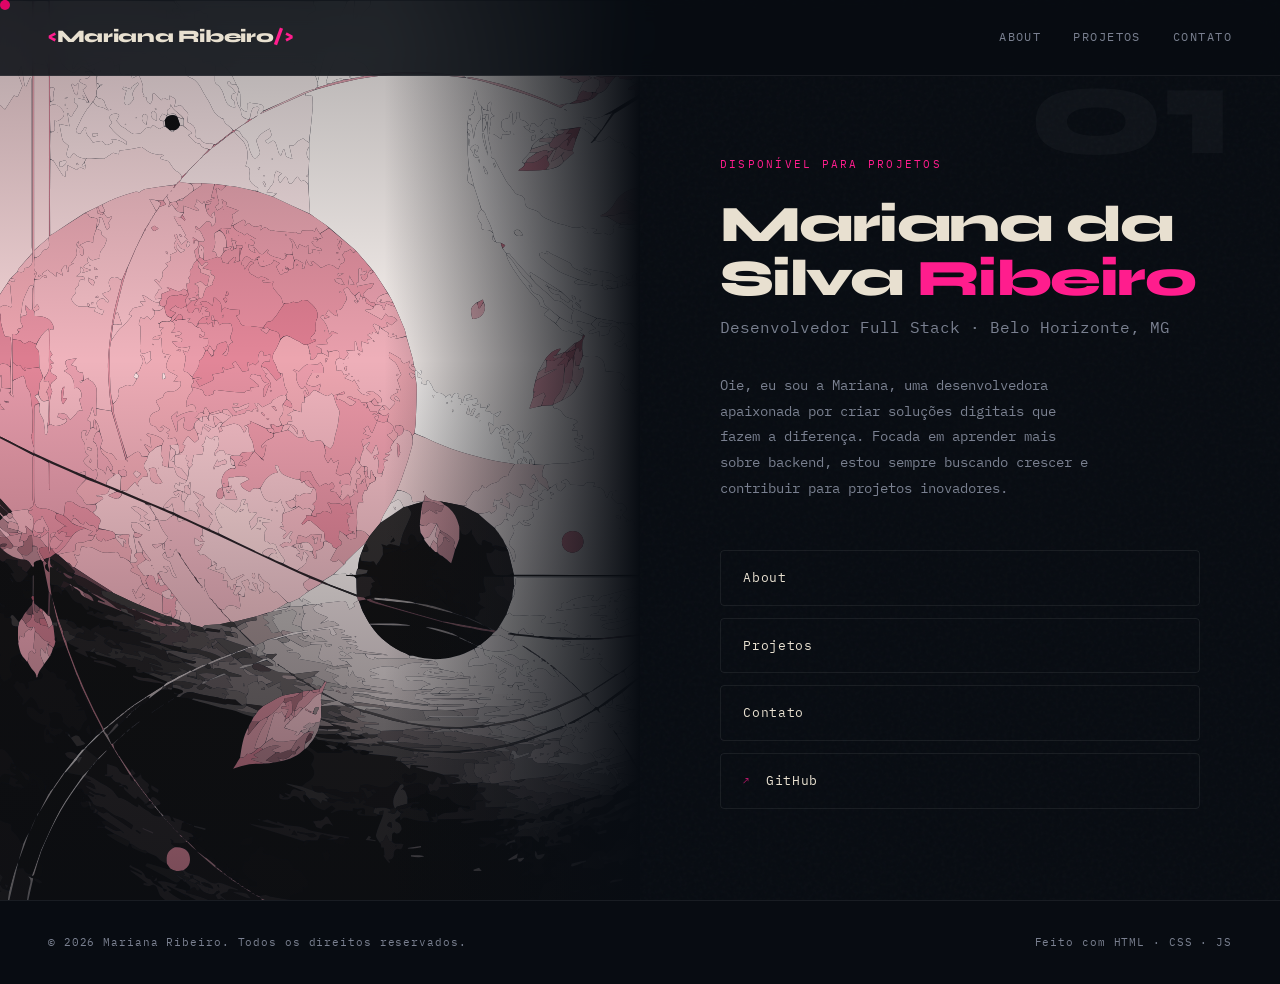
<file: index.html>
<!DOCTYPE html>
<html lang="pt-BR">
  <head>
    <meta charset="UTF-8" />
    <meta name="viewport" content="width=device-width, initial-scale=1.0" />
    <title>Mariana Ribeiro — Portfólio</title>

    <!-- Fontes -->
    <link rel="icon" type="image/png" href="/assets/code-slash-2.svg"/>
    <link rel="preconnect" href="https://fonts.googleapis.com" />
    <link rel="preconnect" href="https://fonts.gstatic.com" crossorigin />
    <link href="https://fonts.googleapis.com/css2?family=Syne:wght@400;700;800;900&family=IBM+Plex+Mono:wght@300;400;500&display=swap" rel="stylesheet" />

    <link rel="stylesheet" href="/css/style.css" />
  </head>
  <body>

    <div id="cursor"></div>

    <header>
      <a href="index.html" class="logo">
        <span>&lt;</span>Mariana Ribeiro<span>/&gt;</span>
      </a>
      <nav>
        <a href="/pages/about.html">About</a>
        <a href="/pages/projects.html">Projetos</a>
        <a href="/pages/contact.html">Contato</a>
      </nav>
    </header>

      <!-- =====================
       HERO — GRID DIVIDIDO
      ===================== -->
    <section id="hero">
      <div class="hero-image-side">
        <div class="image-placeholder">
          <img src="/assets/index.svg" alt="">
        </div>
      </div>

      <div class="hero-content-side">

        <span class="hero-tag">Disponível para projetos</span>

        <h1 class="hero-name">
          Mariana da Silva <span class="accent">Ribeiro</span><br/>
        </h1>

        <p class="hero-role">Desenvolvedor Full Stack · Belo Horizonte, MG</p>

        <p class="hero-bio">
          Oie, eu sou a Mariana, uma desenvolvedora apaixonada por criar soluções digitais que fazem a diferença.
          Focada em aprender mais sobre backend, estou sempre buscando crescer e contribuir para projetos inovadores.
        </p>

        <div class="hero-buttons">
          <a class="btn" href="/pages/about.html">About</a>
          <a class="btn" href="/pages/projects.html">Projetos</a>
          <a class="btn" href="/pages/contact.html">Contato</a>

          <a class="btn" href="https://github.com/itmarl" target="_blank" rel="noopener">
            <span class="btn-label">
              <span class="btn-num">↗</span>
              GitHub
            </span>
            <span class="btn-arrow">→</span>
          </a>
        </div>
      </div>
    </section>
  
      <!-- =====================
       FOOTER
       ===================== -->
    <footer>
      <span>© 2026 Mariana Ribeiro. Todos os direitos reservados.</span>
      <span>Feito com HTML · CSS · JS</span>
    </footer>

    <script src="/js/main.js"></script>
  </body>
</html>
</file>
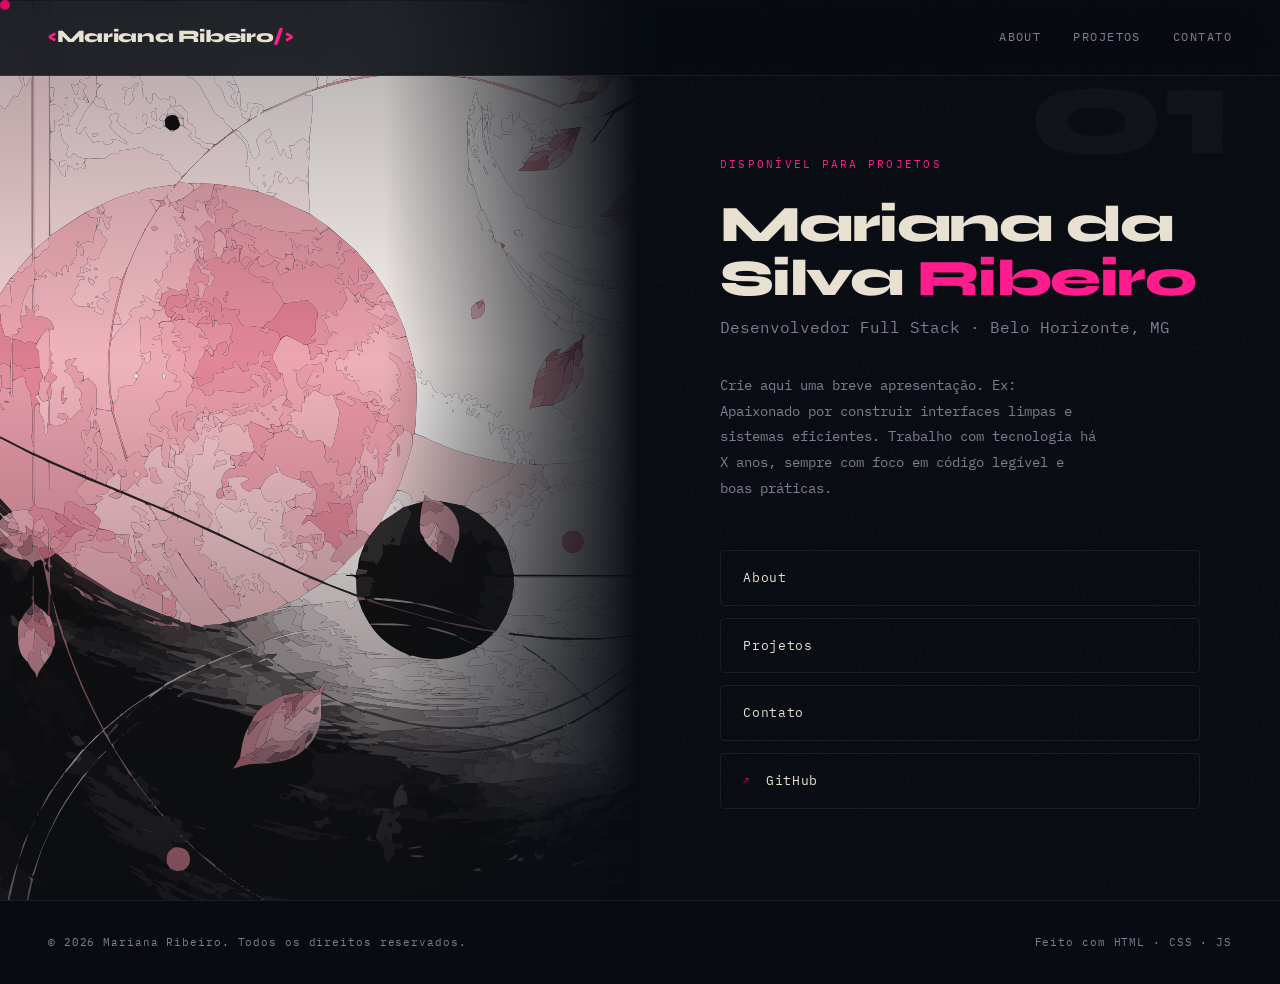
<file: code/index.html>
<!DOCTYPE html>
<html lang="pt-BR">
  <head>
    <meta charset="UTF-8" />
    <meta name="viewport" content="width=device-width, initial-scale=1.0" />
    <title>Mariana Ribeiro — Portfólio</title>

    <!-- Fontes -->
    <link rel="icon" type="image/png" href="./assets/Logo.svg"/>
    <link rel="preconnect" href="https://fonts.googleapis.com" />
    <link rel="preconnect" href="https://fonts.gstatic.com" crossorigin />
    <link href="https://fonts.googleapis.com/css2?family=Syne:wght@400;700;800;900&family=IBM+Plex+Mono:wght@300;400;500&display=swap" rel="stylesheet" />

    <link rel="stylesheet" href="style.css" />
  </head>
  <body>

    <div id="cursor"></div>

    <header>
      <a href="index.html" class="logo">
        <span>&lt;</span>Mariana Ribeiro<span>/&gt;</span>
      </a>
      <nav>
        <a href="pages/about.html">About</a>
        <a href="pages/projects.html">Projetos</a>
        <a href="pages/contact.html">Contato</a>
      </nav>
    </header>

      <!-- =====================
       HERO — GRID DIVIDIDO
      ===================== -->
    <section id="hero">
      <div class="hero-image-side">
        <div class="image-placeholder">
          <img src="./assets/index.svg" alt="">
        </div>
      </div>

      <div class="hero-content-side">

        <span class="hero-tag">Disponível para projetos</span>

        <h1 class="hero-name">
          Mariana da Silva <span class="accent">Ribeiro</span><br/>
        </h1>

        <p class="hero-role">Desenvolvedor Full Stack · Belo Horizonte, MG</p>

        <p class="hero-bio">
          Crie aqui uma breve apresentação. Ex: Apaixonado por construir
          interfaces limpas e sistemas eficientes. Trabalho com tecnologia
          há X anos, sempre com foco em código legível e boas práticas.
        </p>

        <div class="hero-buttons">
          <a class="btn" href="pages/about.html">About</a>
          <a class="btn" href="pages/projects.html">Projetos</a>
          <a class="btn" href="pages/contact.html">Contato</a>

          <a class="btn" href="https://github.com/itmarl" target="_blank" rel="noopener">
            <span class="btn-label">
              <span class="btn-num">↗</span>
              GitHub
            </span>
            <span class="btn-arrow">→</span>
          </a>
        </div>
      </div>
    </section>
  
      <!-- =====================
       FOOTER
       ===================== -->
    <footer>
      <span>© 2026 Mariana Ribeiro. Todos os direitos reservados.</span>
      <span>Feito com HTML · CSS · JS</span>
    </footer>

    <script src="main.js"></script>
  </body>
</html>
</file>
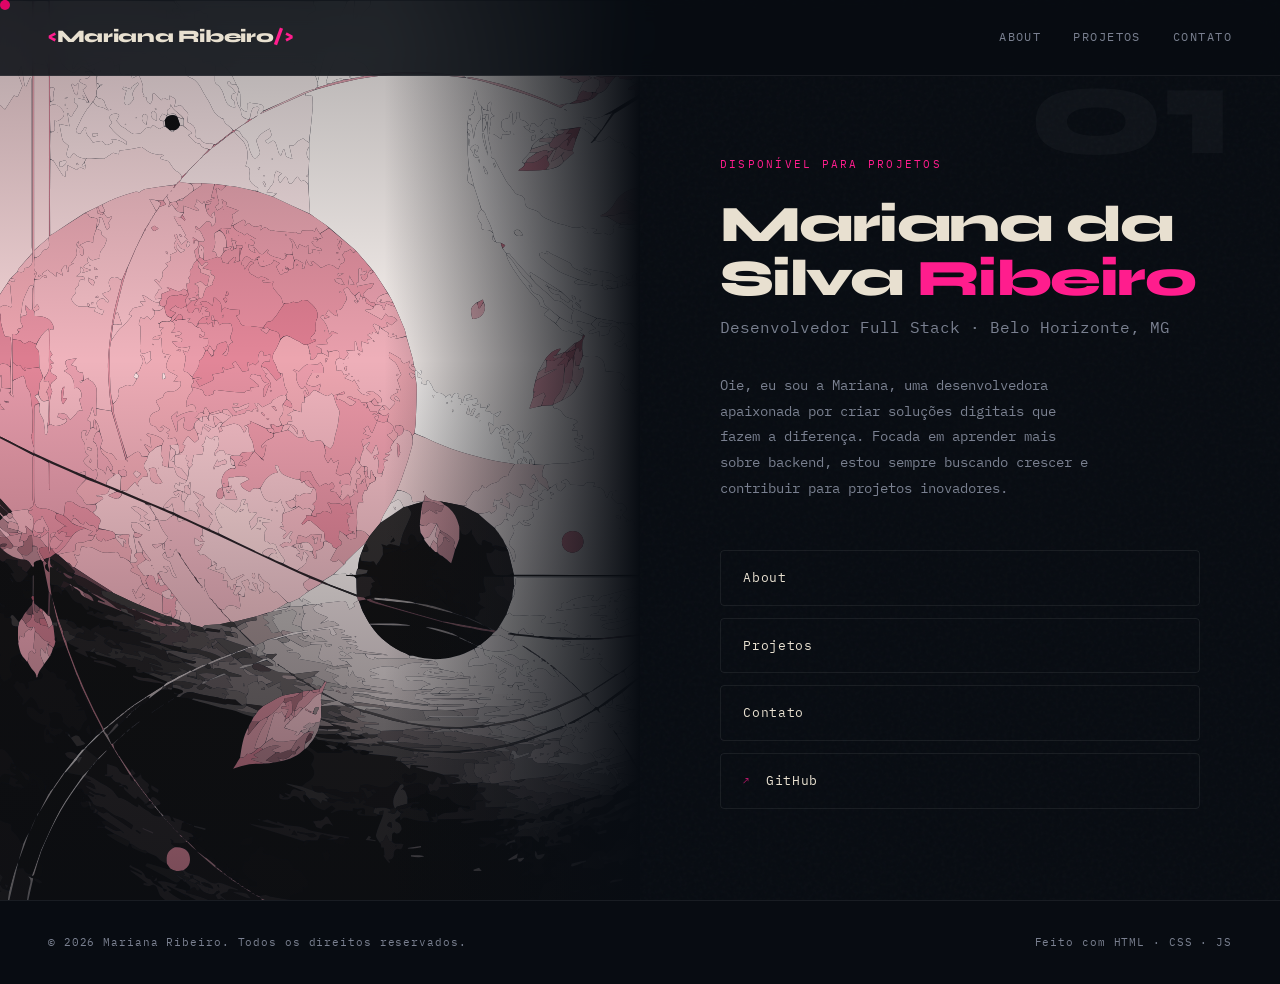
<file: front-end/index.html>
<!DOCTYPE html>
<html lang="pt-BR">
  <head>
    <meta charset="UTF-8" />
    <meta name="viewport" content="width=device-width, initial-scale=1.0" />
    <title>Mariana Ribeiro — Portfólio</title>

    <!-- Fontes -->
    <link rel="icon" type="image/png" href="/front-end/assets/code-slash-2.svg"/>
    <link rel="preconnect" href="https://fonts.googleapis.com" />
    <link rel="preconnect" href="https://fonts.gstatic.com" crossorigin />
    <link href="https://fonts.googleapis.com/css2?family=Syne:wght@400;700;800;900&family=IBM+Plex+Mono:wght@300;400;500&display=swap" rel="stylesheet" />

    <link rel="stylesheet" href="/front-end/css/style.css" />
  </head>
  <body>

    <div id="cursor"></div>

    <header>
      <a href="index.html" class="logo">
        <span>&lt;</span>Mariana Ribeiro<span>/&gt;</span>
      </a>
      <nav>
        <a href="/front-end/pages/about.html">About</a>
        <a href="/front-end/pages/projects.html">Projetos</a>
        <a href="/front-end/pages/contact.html">Contato</a>
      </nav>
    </header>

      <!-- =====================
       HERO — GRID DIVIDIDO
      ===================== -->
    <section id="hero">
      <div class="hero-image-side">
        <div class="image-placeholder">
          <img src="/front-end/assets/index.svg" alt="">
        </div>
      </div>

      <div class="hero-content-side">

        <span class="hero-tag">Disponível para projetos</span>

        <h1 class="hero-name">
          Mariana da Silva <span class="accent">Ribeiro</span><br/>
        </h1>

        <p class="hero-role">Desenvolvedor Full Stack · Belo Horizonte, MG</p>

        <p class="hero-bio">
          Oie, eu sou a Mariana, uma desenvolvedora apaixonada por criar soluções digitais que fazem a diferença.
          Focada em aprender mais sobre backend, estou sempre buscando crescer e contribuir para projetos inovadores.
        </p>

        <div class="hero-buttons">
          <a class="btn" href="/front-end/pages/about.html">About</a>
          <a class="btn" href="/front-end/pages/projects.html">Projetos</a>
          <a class="btn" href="/front-end/pages/contact.html">Contato</a>

          <a class="btn" href="https://github.com/itmarl" target="_blank" rel="noopener">
            <span class="btn-label">
              <span class="btn-num">↗</span>
              GitHub
            </span>
            <span class="btn-arrow">→</span>
          </a>
        </div>
      </div>
    </section>
  
      <!-- =====================
       FOOTER
       ===================== -->
    <footer>
      <span>© 2026 Mariana Ribeiro. Todos os direitos reservados.</span>
      <span>Feito com HTML · CSS · JS</span>
    </footer>

    <script src="/front-end/js/main.js"></script>
  </body>
</html>
</file>
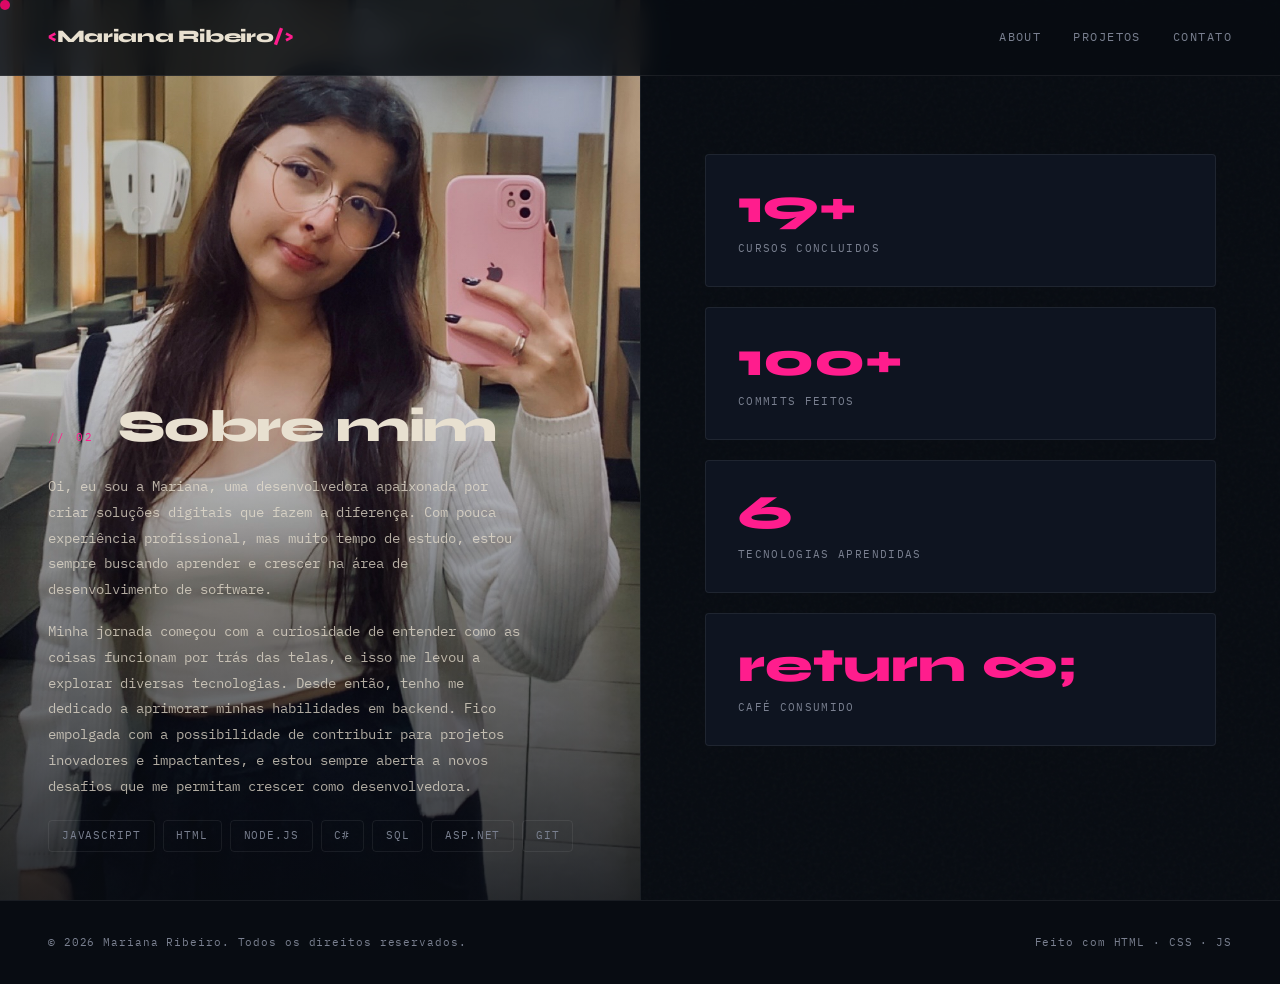
<file: pages/about.html>
<!DOCTYPE html>
<html lang="pt-BR">
  <head>
    <meta charset="UTF-8" />
    <meta name="viewport" content="width=device-width, initial-scale=1.0" />
    <title>Mariana Ribeiro — About</title>

    <link rel="icon" type="image/png" href="../assets/code-slash-2.svg"/>
    <link rel="preconnect" href="https://fonts.googleapis.com" />
    <link rel="preconnect" href="https://fonts.gstatic.com" crossorigin />
    <link href="https://fonts.googleapis.com/css2?family=Syne:wght@400;700;800;900&family=IBM+Plex+Mono:wght@300;400;500&display=swap" rel="stylesheet" />
    <link rel="stylesheet" href="/css/style.css" />
    <link rel="stylesheet" href="/css/about.css" />
  </head>
  <body>

    <div id="cursor"></div>

    <header>
      <a href="../index.html" class="logo">
        <span>&lt;</span>Mariana Ribeiro<span>/&gt;</span>
      </a>
      <nav>
        <a href="about.html">About</a>
        <a href="projects.html">Projetos</a>
        <a href="contact.html">Contato</a>
      </nav>
    </header>

    <section id="about">
      <div class="about-split">
        <div class="about-left">
          <div class="about-left">
          </div>
          <div class="about-left-content">
            <div class="section-header">
              <span class="section-num">// 02</span>
              <h2 class="section-title">Sobre mim</h2>
            </div>

            <p>
              Oi, eu sou a Mariana, uma desenvolvedora apaixonada por criar soluções digitais que fazem a diferença. 
              Com pouca experiência profissional, mas muito tempo de estudo, estou sempre buscando aprender e crescer 
              na área de desenvolvimento de software.
            </p>
            <p>
              Minha jornada começou com a curiosidade de entender como as coisas funcionam por trás das telas, e isso me levou a explorar diversas tecnologias. 
              Desde então, tenho me dedicado a aprimorar minhas habilidades em backend. Fico empolgada com a possibilidade de contribuir 
              para projetos inovadores e impactantes, e estou sempre aberta a novos desafios que me permitam crescer como desenvolvedora.
            </p>

          <div class="skills-list">
            <span class="skill-tag">JavaScript</span>
            <span class="skill-tag">HTML</span>
            <span class="skill-tag">Node.js</span>
            <span class="skill-tag">C#</span>
            <span class="skill-tag">SQL</span>
            <span class="skill-tag">ASP.NET</span>
            <span class="skill-tag">Git</span>
          </div>
        </div>
      </div>

      <div class="about-right">
        <div class="stat-card">
          <div class="stat-num">19+</div>
          <div class="stat-label">Cursos Concluidos</div>
        </div>
        <div class="stat-card">
          <div class="stat-num">100+</div>
          <div class="stat-label">Commits feitos</div>
        </div>
        <div class="stat-card">
          <div class="stat-num">6</div>
          <div class="stat-label">Tecnologias aprendidas</div>
        </div>
        <div class="stat-card">
          <div class="stat-num">return ∞;</div>
          <div class="stat-label">Café consumido</div>
        </div>
      </div>

    </div>
  </section>

  <footer>
    <span>© 2026 Mariana Ribeiro. Todos os direitos reservados.</span>
    <span>Feito com HTML · CSS · JS</span>
  </footer>

  <script src="../js/main.js"></script>
</body>
</html>
</file>
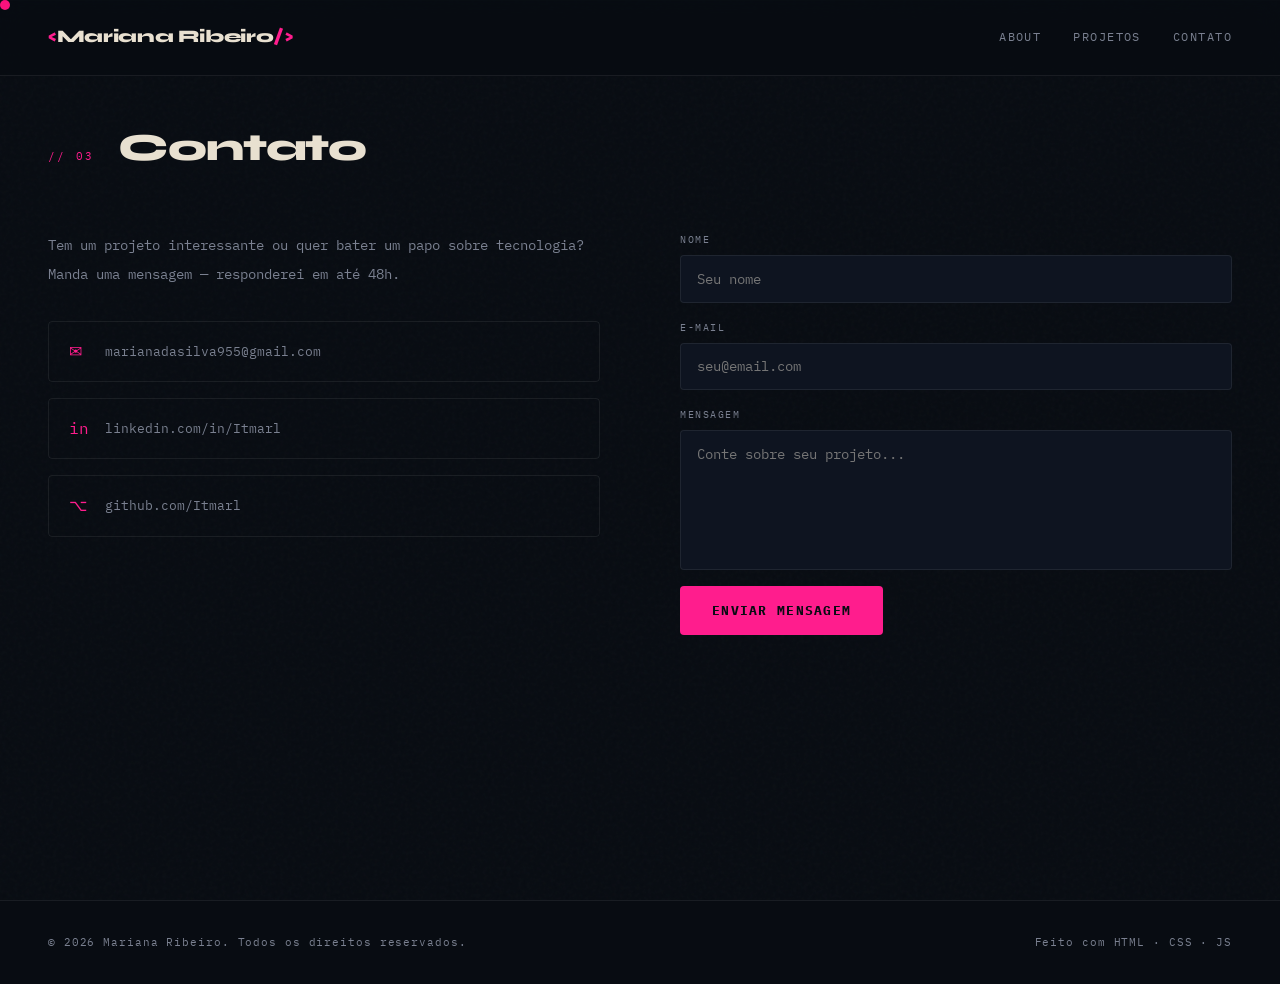
<file: pages/contact.html>
<!DOCTYPE html>
<html lang="pt-BR">
<head>
  <meta charset="UTF-8" />
  <meta name="viewport" content="width=device-width, initial-scale=1.0" />
  <title>Mariana Ribeiro — Portfólio</title>

  <!-- Fontes -->
   <link rel="icon" type="image/png" href="/assets/code-slash-2.svg"/>
  <link rel="preconnect" href="https://fonts.googleapis.com" />
  <link rel="preconnect" href="https://fonts.gstatic.com" crossorigin />
  <link href="https://fonts.googleapis.com/css2?family=Syne:wght@400;700;800;900&family=IBM+Plex+Mono:wght@300;400;500&display=swap" rel="stylesheet" />

  <link rel="stylesheet" href="/css/style.css" />
</head>
<body>
    <div id="cursor"></div>

    <header>
      <a href="/index.html" class="logo">
        <span>&lt;</span>Mariana Ribeiro<span>/&gt;</span>
      </a>
      <nav>
        <a href="/pages/about.html">About</a>
        <a href="/pages/projects.html">Projetos</a>
        <a href="/pages/contact.html">Contato</a>
      </nav>
    </header>
  
    <!-- =====================
       CONTACT
       ===================== -->
  <section id="contact" class="page-section">
    <div class="section-header">
      <span class="section-num">// 03</span>
      <h2 class="section-title">Contato</h2>
    </div>

    <div class="contact-inner">
      <div class="contact-text">
        <p>
          Tem um projeto interessante ou quer bater um papo sobre
          tecnologia? Manda uma mensagem — responderei em até 48h.
        </p>

        <div class="contact-links">
          <a class="contact-link-item" href="mailto:marianadasilva955@gmail.com">
            <span class="icon">✉</span>
            marianadasilva955@gmail.com
          </a>
          <a class="contact-link-item" href="https://linkedin.com/in/Itmarl" target="_blank" rel="noopener">
            <span class="icon">in</span>
            linkedin.com/in/Itmarl
          </a>
          <a class="contact-link-item" href="https://github.com/Itmarl" target="_blank" rel="noopener">
            <span class="icon">⌥</span>
            github.com/Itmarl
          </a>
        </div>
      </div>

      <form id="contact-form" class="contact-form">
        <div class="form-group">
          <label class="form-label" for="name">Nome</label>
          <input class="form-input" type="text" id="name" placeholder="Seu nome" required />
        </div>
        <div class="form-group">
          <label class="form-label" for="email">E-mail</label>
          <input class="form-input" type="email" id="email" placeholder="seu@email.com" required />
        </div>
        <div class="form-group">
          <label class="form-label" for="message">Mensagem</label>
          <textarea class="form-textarea" id="message" placeholder="Conte sobre seu projeto..." required></textarea>
        </div>
        <button type="submit" class="btn-submit">Enviar Mensagem</button>
      </form>
    </div>
  </section>
    <!-- =====================
       FOOTER
       ===================== -->
  <footer>
    <span>© 2026 Mariana Ribeiro. Todos os direitos reservados.</span>
    <span>Feito com HTML · CSS · JS</span>
  </footer>

  <script src="/js/main.js"></script>
</body>
</html>
</file>
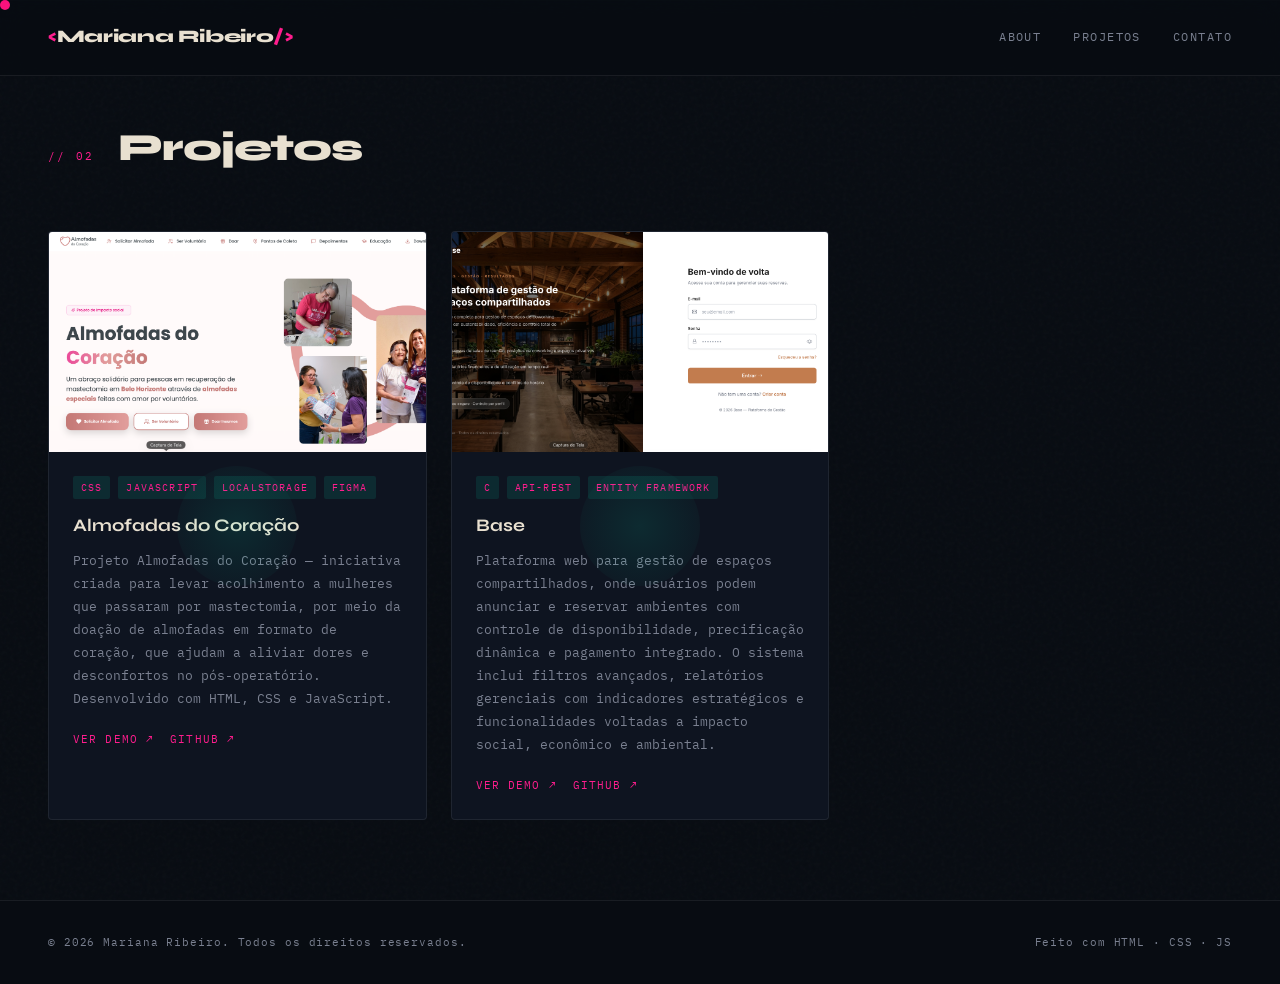
<file: pages/projects.html>
<!DOCTYPE html>
<html lang="pt-BR">
<head>
  <meta charset="UTF-8" />
  <meta name="viewport" content="width=device-width, initial-scale=1.0" />
  <title>Mariana Ribeiro — Portfólio</title>

  <!-- Fontes -->
  <link rel="icon" type="image/png" href="../assets/code-slash-2.svg"/>
  <link rel="preconnect" href="https://fonts.googleapis.com" />
  <link rel="preconnect" href="https://fonts.gstatic.com" crossorigin />
  <link href="https://fonts.googleapis.com/css2?family=Syne:wght@400;700;800;900&family=IBM+Plex+Mono:wght@300;400;500&display=swap" rel="stylesheet" />

  <link rel="stylesheet" href="../css/style.css" />
</head>
<body>
    <div id="cursor"></div>

    <header>
      <a href="../index.html" class="logo">
        <span>&lt;</span>Mariana Ribeiro<span>/&gt;</span>
      </a>
      <nav>
        <a href="../pages/about.html">About</a>
        <a href="../pages/projects.html">Projetos</a>
        <a href="../pages/contact.html">Contato</a>
      </nav>
    </header>
      <!-- =====================
       PROJECTS
       ===================== -->
  <section id="projects" class="page-section">
    <div class="section-header">
      <span class="section-num">// 02</span>
      <h2 class="section-title">Projetos</h2>
    </div>

    <div class="projects-grid">

      <!-- ---- CARD 1 ---- -->
      <div class="project-card">
        <div class="project-thumb"><img src="../assets/almof.png" alt=""></div>
        <div class="project-info">
          <div class="project-tags">
            <span class="project-tag">CSS</span>
            <span class="project-tag">JavaScript</span>
            <span class="project-tag">LocalStorage</span>
            <span class="project-tag">Figma</span>
          </div>
          <h3 class="project-title">Almofadas do Coração</h3>
          <p class="project-desc">
            Projeto Almofadas do Coração — iniciativa criada para levar acolhimento a mulheres que passaram por 
            mastectomia, por meio da doação de almofadas em formato de coração, que ajudam a aliviar dores e 
            desconfortos no pós-operatório. Desenvolvido com HTML, CSS e JavaScript.
          </p>
          <div class="project-links">
            <a href="https://icei-puc-minas-pmv-ads.github.io/pmv-ads-2025-1-e1-proj-web-t3-v001-ads-2025-e1-proj-
            web-t3-almofcoracao/codigo-fonte/src/pages/home/index.html" class="project-link" target="_blank">Ver demo ↗</a>
            <a href="https://github.com/ICEI-PUC-Minas-PMV-ADS/pmv-ads-2025-1-e1-proj-web-t3-v001-ads-2025-e1-proj-
            web-t3-almofcoracao.git" class="project-link" target="_blank">GitHub ↗</a>
          </div>
        </div>
      </div>

      <!-- ---- CARD 2 ---- -->
      <div class="project-card">
        <div class="project-thumb"><img src="../assets/base.png" alt=""></div>
        <div class="project-info">
          <div class="project-tags">
            <span class="project-tag">C</span>
            <span class="project-tag">Api-rest</span>
            <span class="project-tag">Entity Framework</span>
          </div>
          <h3 class="project-title">Base</h3>
          <p class="project-desc">
            Plataforma web para gestão de espaços compartilhados, onde usuários podem anunciar e reservar ambientes com controle de 
            disponibilidade, precificação dinâmica e pagamento integrado. O sistema inclui filtros avançados, relatórios gerenciais 
            com indicadores estratégicos e funcionalidades voltadas a impacto social, econômico e ambiental.
          </p>
          <div class="project-links">
            <a href="https://base-puc-a8fsaqa3aneaewcc.canadacentral-01.azurewebsites.net/" class="project-link" target="_blank">Ver demo ↗</a>
            <a href="https://github.com/ICEI-PUC-Minas-PMV-ADS/pmv-ads-2026-1-e2-proj-int-t3-espacos-compartilhados.git" class="project-link" target="_blank">GitHub ↗</a>
          </div>
        </div>
      </div>

      <!-- ---- CARD 3 ---- 
      <div class="project-card">
        <div class="project-thumb"><img src="../assets/project3.png" alt=""></div>
        <div class="project-info">
          <div class="project-tags">
            <span class="project-tag">TypeScript</span>
            <span class="project-tag">Docker</span>
          </div>
          <h3 class="project-title">Nome do Projeto 3</h3>
          <p class="project-desc">
            Descreva o que o projeto faz, qual problema ele resolve
            e qual foi seu papel no desenvolvimento.
          </p>
          <div class="project-links">
            <a href="#" class="project-link" target="_blank">Ver demo ↗</a>
            <a href="#" class="project-link" target="_blank">GitHub ↗</a>
          </div>
        </div>
      </div> -->

    </div>
  </section>
    <!-- =====================
       FOOTER
       ===================== -->
  <footer>
    <span>© 2026 Mariana Ribeiro. Todos os direitos reservados.</span>
    <span>Feito com HTML · CSS · JS</span>
  </footer>

  <script src="../js/main.js"></script>
</body>
</html>
</file>
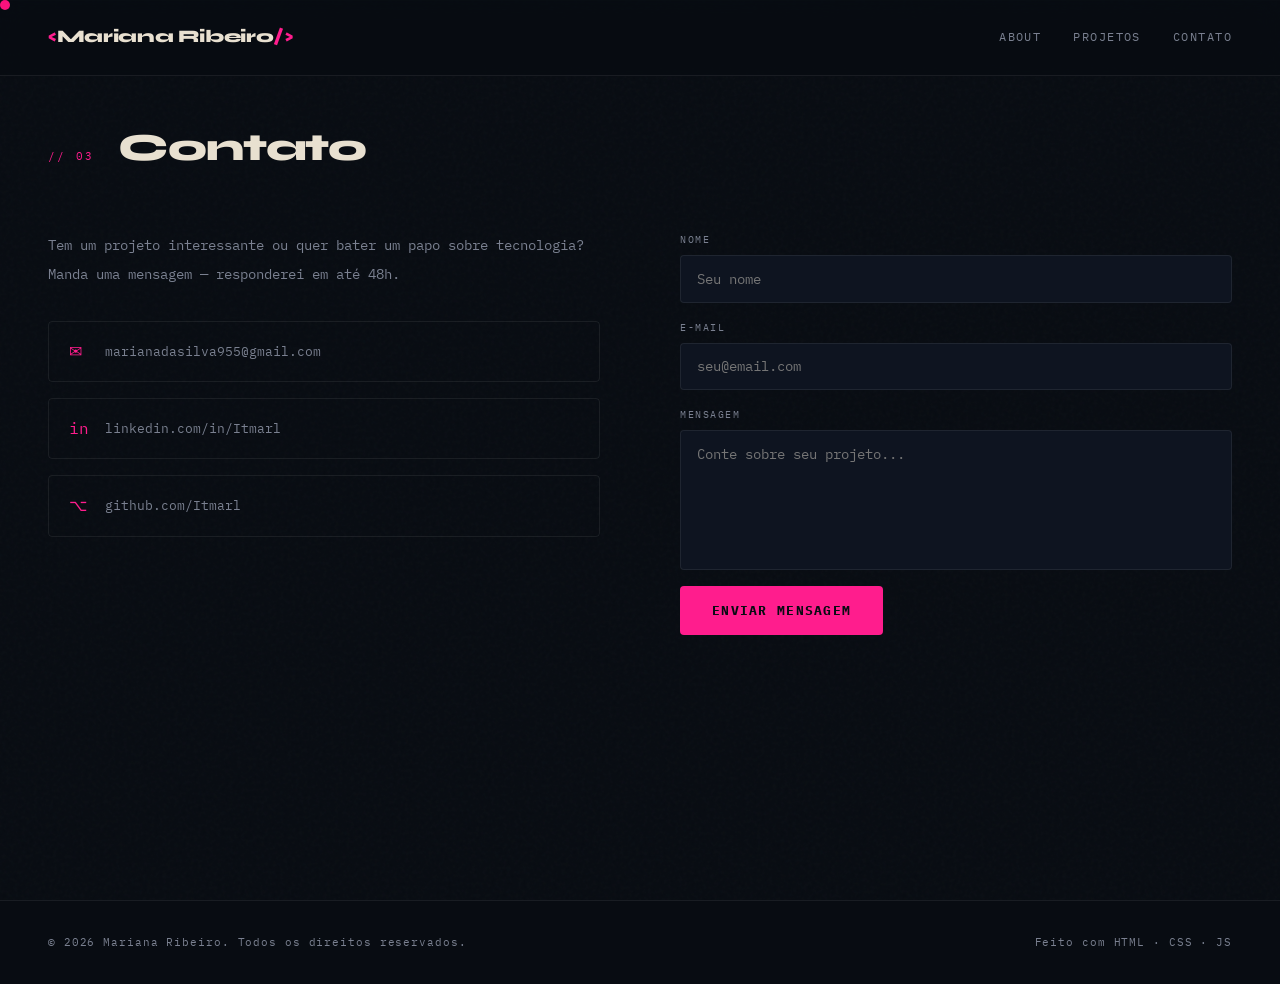
<file: code/pages/contact.html>
<!DOCTYPE html>
<html lang="pt-BR">
<head>
  <meta charset="UTF-8" />
  <meta name="viewport" content="width=device-width, initial-scale=1.0" />
  <title>Mariana Ribeiro — Portfólio</title>

  <!-- Fontes -->
   <link rel="icon" type="image/png" href="../assets/Logo.svg"/>
  <link rel="preconnect" href="https://fonts.googleapis.com" />
  <link rel="preconnect" href="https://fonts.gstatic.com" crossorigin />
  <link href="https://fonts.googleapis.com/css2?family=Syne:wght@400;700;800;900&family=IBM+Plex+Mono:wght@300;400;500&display=swap" rel="stylesheet" />

  <link rel="stylesheet" href="../style.css" />
</head>
<body>
    <div id="cursor"></div>

    <header>
      <a href="../index.html" class="logo">
        <span>&lt;</span>Mariana Ribeiro<span>/&gt;</span>
      </a>
      <nav>
        <a href="about.html">About</a>
        <a href="projects.html">Projetos</a>
        <a href="contact.html">Contato</a>
      </nav>
    </header>
  
    <!-- =====================
       CONTACT
       ===================== -->
  <section id="contact" class="page-section">
    <div class="section-header">
      <span class="section-num">// 03</span>
      <h2 class="section-title">Contato</h2>
    </div>

    <div class="contact-inner">
      <div class="contact-text">
        <p>
          Tem um projeto interessante ou quer bater um papo sobre
          tecnologia? Manda uma mensagem — responderei em até 48h.
        </p>

        <div class="contact-links">
          <a class="contact-link-item" href="mailto:marianadasilva955@gmail.com">
            <span class="icon">✉</span>
            marianadasilva955@gmail.com
          </a>
          <a class="contact-link-item" href="https://linkedin.com/in/Itmarl" target="_blank" rel="noopener">
            <span class="icon">in</span>
            linkedin.com/in/Itmarl
          </a>
          <a class="contact-link-item" href="https://github.com/Itmarl" target="_blank" rel="noopener">
            <span class="icon">⌥</span>
            github.com/Itmarl
          </a>
        </div>
      </div>

      <form id="contact-form" class="contact-form">
        <div class="form-group">
          <label class="form-label" for="name">Nome</label>
          <input class="form-input" type="text" id="name" placeholder="Seu nome" required />
        </div>
        <div class="form-group">
          <label class="form-label" for="email">E-mail</label>
          <input class="form-input" type="email" id="email" placeholder="seu@email.com" required />
        </div>
        <div class="form-group">
          <label class="form-label" for="message">Mensagem</label>
          <textarea class="form-textarea" id="message" placeholder="Conte sobre seu projeto..." required></textarea>
        </div>
        <button type="submit" class="btn-submit">Enviar Mensagem</button>
      </form>
    </div>
  </section>
    <!-- =====================
       FOOTER
       ===================== -->
  <footer>
    <span>© 2026 Mariana Ribeiro. Todos os direitos reservados.</span>
    <span>Feito com HTML · CSS · JS</span>
  </footer>

  <script src="../main.js"></script>
</body>
</html>
</file>
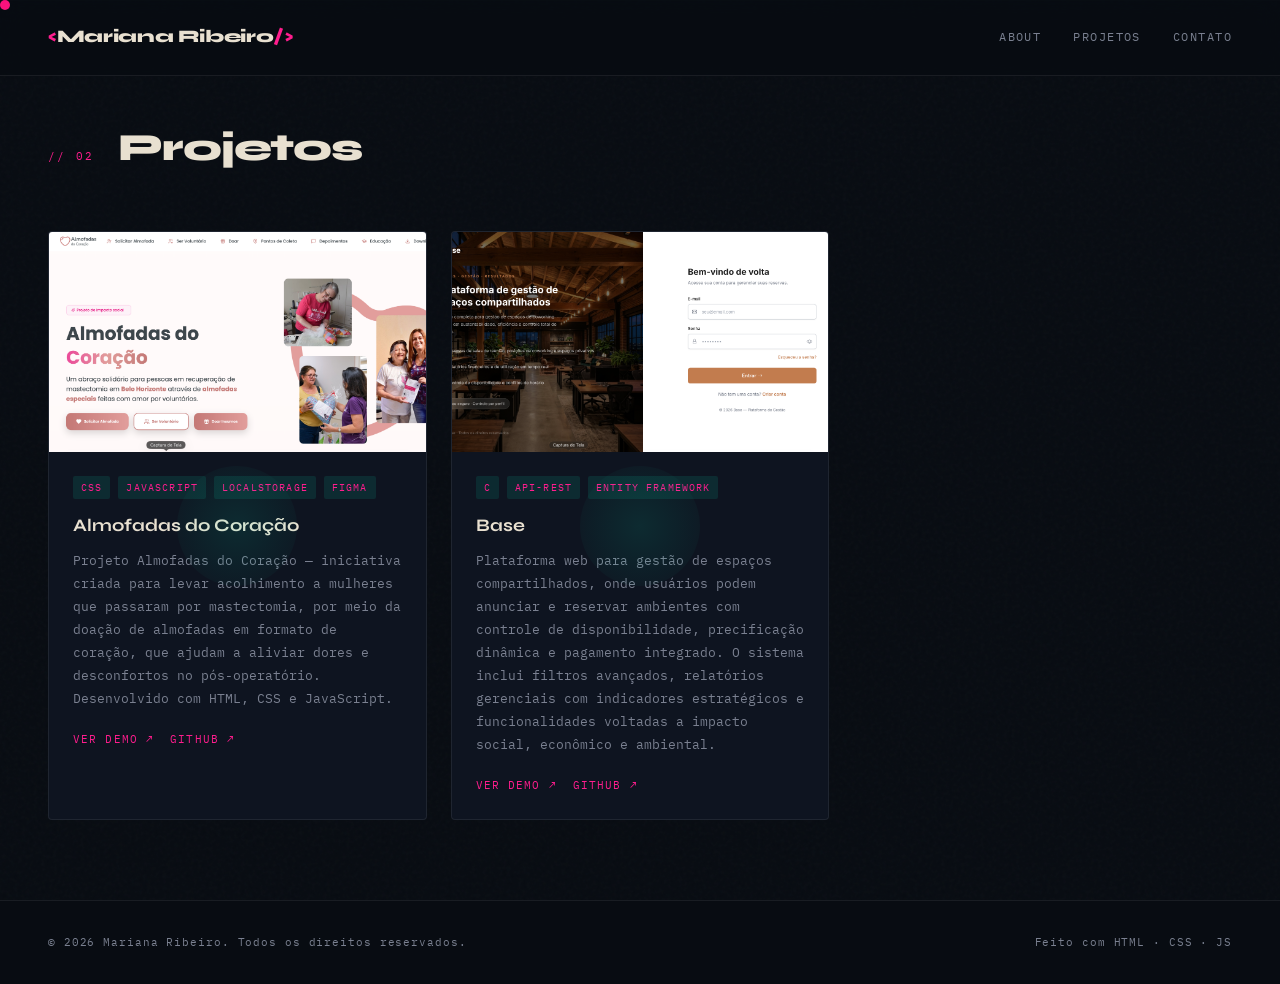
<file: code/pages/projects.html>
<!DOCTYPE html>
<html lang="pt-BR">
<head>
  <meta charset="UTF-8" />
  <meta name="viewport" content="width=device-width, initial-scale=1.0" />
  <title>Mariana Ribeiro — Portfólio</title>

  <!-- Fontes -->
  <link rel="icon" type="image/png" href="../assets/Logo.svg"/>
  <link rel="preconnect" href="https://fonts.googleapis.com" />
  <link rel="preconnect" href="https://fonts.gstatic.com" crossorigin />
  <link href="https://fonts.googleapis.com/css2?family=Syne:wght@400;700;800;900&family=IBM+Plex+Mono:wght@300;400;500&display=swap" rel="stylesheet" />

  <link rel="stylesheet" href="../style.css" />
</head>
<body>
    <div id="cursor"></div>

    <header>
      <a href="../index.html" class="logo">
        <span>&lt;</span>Mariana Ribeiro<span>/&gt;</span>
      </a>
      <nav>
        <a href="about.html">About</a>
        <a href="projects.html">Projetos</a>
        <a href="contact.html">Contato</a>
      </nav>
    </header>
      <!-- =====================
       PROJECTS
       ===================== -->
  <section id="projects" class="page-section">
    <div class="section-header">
      <span class="section-num">// 02</span>
      <h2 class="section-title">Projetos</h2>
    </div>

    <div class="projects-grid">

      <!-- ---- CARD 1 ---- -->
      <div class="project-card">
        <div class="project-thumb"><img src="../assets/almof.png" alt=""></div>
        <div class="project-info">
          <div class="project-tags">
            <span class="project-tag">CSS</span>
            <span class="project-tag">JavaScript</span>
            <span class="project-tag">LocalStorage</span>
            <span class="project-tag">Figma</span>
          </div>
          <h3 class="project-title">Almofadas do Coração</h3>
          <p class="project-desc">
            Projeto Almofadas do Coração — iniciativa criada para levar acolhimento a mulheres que passaram por 
            mastectomia, por meio da doação de almofadas em formato de coração, que ajudam a aliviar dores e 
            desconfortos no pós-operatório. Desenvolvido com HTML, CSS e JavaScript.
          </p>
          <div class="project-links">
            <a href="https://icei-puc-minas-pmv-ads.github.io/pmv-ads-2025-1-e1-proj-web-t3-v001-ads-2025-e1-proj-
            web-t3-almofcoracao/codigo-fonte/src/pages/home/index.html" class="project-link" target="_blank">Ver demo ↗</a>
            <a href="https://github.com/ICEI-PUC-Minas-PMV-ADS/pmv-ads-2025-1-e1-proj-web-t3-v001-ads-2025-e1-proj-
            web-t3-almofcoracao.git" class="project-link" target="_blank">GitHub ↗</a>
          </div>
        </div>
      </div>

      <!-- ---- CARD 2 ---- -->
      <div class="project-card">
        <div class="project-thumb"><img src="../assets/base.png" alt=""></div>
        <div class="project-info">
          <div class="project-tags">
            <span class="project-tag">C</span>
            <span class="project-tag">Api-rest</span>
            <span class="project-tag">Entity Framework</span>
          </div>
          <h3 class="project-title">Base</h3>
          <p class="project-desc">
            Plataforma web para gestão de espaços compartilhados, onde usuários podem anunciar e reservar ambientes com controle de 
            disponibilidade, precificação dinâmica e pagamento integrado. O sistema inclui filtros avançados, relatórios gerenciais 
            com indicadores estratégicos e funcionalidades voltadas a impacto social, econômico e ambiental.
          </p>
          <div class="project-links">
            <a href="https://base-puc-a8fsaqa3aneaewcc.canadacentral-01.azurewebsites.net/" class="project-link" target="_blank">Ver demo ↗</a>
            <a href="https://github.com/ICEI-PUC-Minas-PMV-ADS/pmv-ads-2026-1-e2-proj-int-t3-espacos-compartilhados.git" class="project-link" target="_blank">GitHub ↗</a>
          </div>
        </div>
      </div>

      <!-- ---- CARD 3 ---- 
      <div class="project-card">
        <div class="project-thumb"><img src="../assets/project3.png" alt=""></div>
        <div class="project-info">
          <div class="project-tags">
            <span class="project-tag">TypeScript</span>
            <span class="project-tag">Docker</span>
          </div>
          <h3 class="project-title">Nome do Projeto 3</h3>
          <p class="project-desc">
            Descreva o que o projeto faz, qual problema ele resolve
            e qual foi seu papel no desenvolvimento.
          </p>
          <div class="project-links">
            <a href="#" class="project-link" target="_blank">Ver demo ↗</a>
            <a href="#" class="project-link" target="_blank">GitHub ↗</a>
          </div>
        </div>
      </div> -->

    </div>
  </section>
    <!-- =====================
       FOOTER
       ===================== -->
  <footer>
    <span>© 2026 Mariana Ribeiro. Todos os direitos reservados.</span>
    <span>Feito com HTML · CSS · JS</span>
  </footer>

  <script src="../main.js"></script>
</body>
</html>
</file>
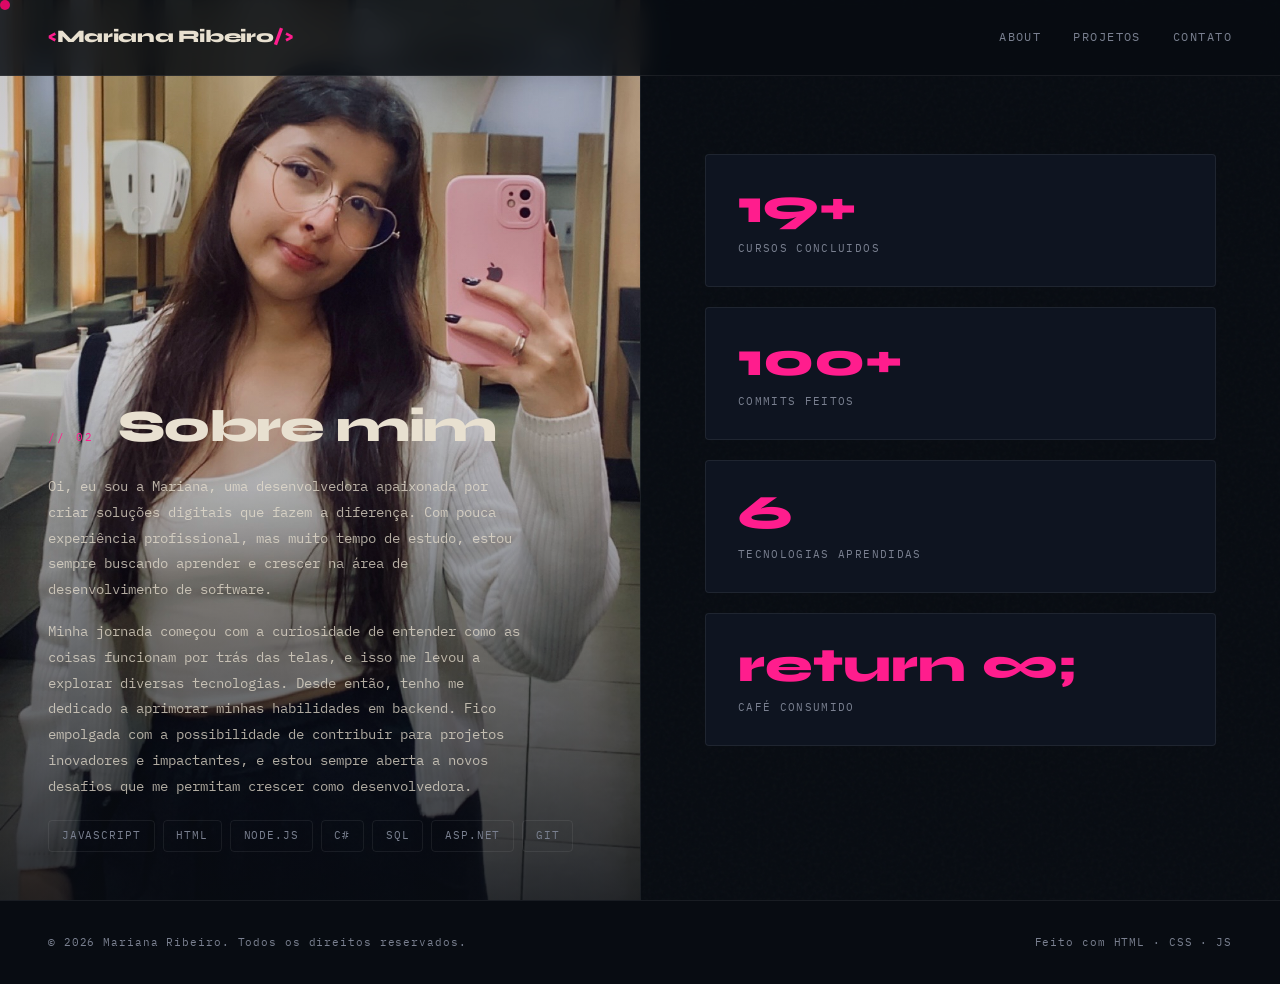
<file: front-end/pages/about.html>
<!DOCTYPE html>
<html lang="pt-BR">
  <head>
    <meta charset="UTF-8" />
    <meta name="viewport" content="width=device-width, initial-scale=1.0" />
    <title>Mariana Ribeiro — About</title>

    <link rel="icon" type="image/png" href="/front-end/assets/code-slash-2.svg"/>
    <link rel="preconnect" href="https://fonts.googleapis.com" />
    <link rel="preconnect" href="https://fonts.gstatic.com" crossorigin />
    <link href="https://fonts.googleapis.com/css2?family=Syne:wght@400;700;800;900&family=IBM+Plex+Mono:wght@300;400;500&display=swap" rel="stylesheet" />
    <link rel="stylesheet" href="/front-end/css/style.css" />
    <link rel="stylesheet" href="/front-end/css/about.css" />
  </head>
  <body>

    <div id="cursor"></div>

    <header>
      <a href="../index.html" class="logo">
        <span>&lt;</span>Mariana Ribeiro<span>/&gt;</span>
      </a>
      <nav>
        <a href="about.html">About</a>
        <a href="projects.html">Projetos</a>
        <a href="contact.html">Contato</a>
      </nav>
    </header>

    <section id="about">
      <div class="about-split">
        <div class="about-left">
          <div class="about-left">
          </div>
          <div class="about-left-content">
            <div class="section-header">
              <span class="section-num">// 02</span>
              <h2 class="section-title">Sobre mim</h2>
            </div>

            <p>
              Oi, eu sou a Mariana, uma desenvolvedora apaixonada por criar soluções digitais que fazem a diferença. 
              Com pouca experiência profissional, mas muito tempo de estudo, estou sempre buscando aprender e crescer 
              na área de desenvolvimento de software.
            </p>
            <p>
              Minha jornada começou com a curiosidade de entender como as coisas funcionam por trás das telas, e isso me levou a explorar diversas tecnologias. 
              Desde então, tenho me dedicado a aprimorar minhas habilidades em backend. Fico empolgada com a possibilidade de contribuir 
              para projetos inovadores e impactantes, e estou sempre aberta a novos desafios que me permitam crescer como desenvolvedora.
            </p>

          <div class="skills-list">
            <span class="skill-tag">JavaScript</span>
            <span class="skill-tag">HTML</span>
            <span class="skill-tag">Node.js</span>
            <span class="skill-tag">C#</span>
            <span class="skill-tag">SQL</span>
            <span class="skill-tag">ASP.NET</span>
            <span class="skill-tag">Git</span>
          </div>
        </div>
      </div>

      <div class="about-right">
        <div class="stat-card">
          <div class="stat-num">19+</div>
          <div class="stat-label">Cursos Concluidos</div>
        </div>
        <div class="stat-card">
          <div class="stat-num">100+</div>
          <div class="stat-label">Commits feitos</div>
        </div>
        <div class="stat-card">
          <div class="stat-num">6</div>
          <div class="stat-label">Tecnologias aprendidas</div>
        </div>
        <div class="stat-card">
          <div class="stat-num">return ∞;</div>
          <div class="stat-label">Café consumido</div>
        </div>
      </div>

    </div>
  </section>

  <footer>
    <span>© 2026 Mariana Ribeiro. Todos os direitos reservados.</span>
    <span>Feito com HTML · CSS · JS</span>
  </footer>

  <script src="/front-end/js/main.js"></script>
</body>
</html>
</file>
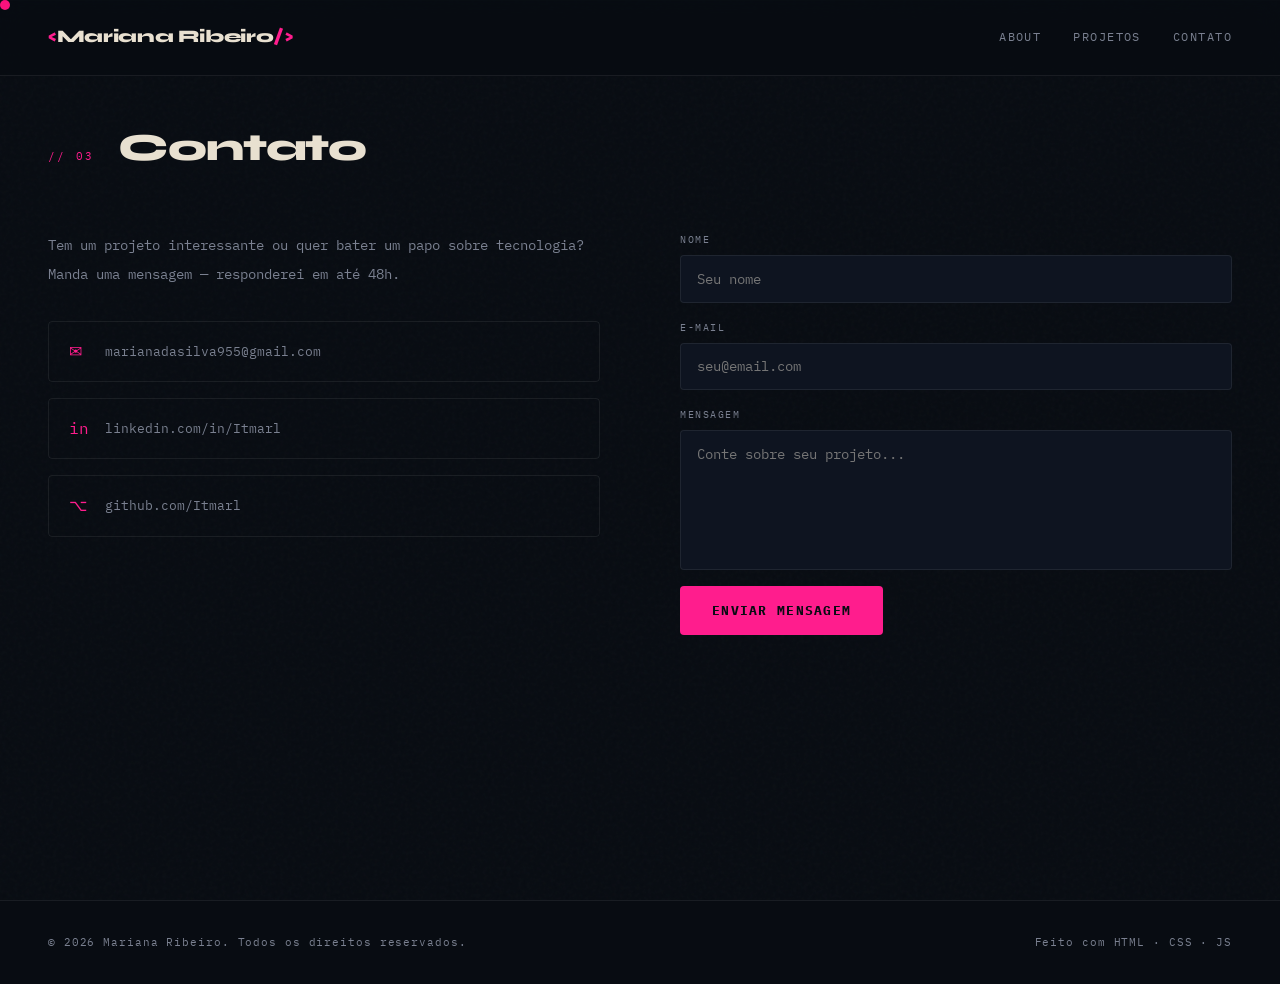
<file: front-end/pages/contact.html>
<!DOCTYPE html>
<html lang="pt-BR">
<head>
  <meta charset="UTF-8" />
  <meta name="viewport" content="width=device-width, initial-scale=1.0" />
  <title>Mariana Ribeiro — Portfólio</title>

  <!-- Fontes -->
   <link rel="icon" type="image/png" href="/front-end/assets/code-slash-2.svg"/>
  <link rel="preconnect" href="https://fonts.googleapis.com" />
  <link rel="preconnect" href="https://fonts.gstatic.com" crossorigin />
  <link href="https://fonts.googleapis.com/css2?family=Syne:wght@400;700;800;900&family=IBM+Plex+Mono:wght@300;400;500&display=swap" rel="stylesheet" />

  <link rel="stylesheet" href="/front-end/css/style.css" />
</head>
<body>
    <div id="cursor"></div>

    <header>
      <a href="/front-end/index.html" class="logo">
        <span>&lt;</span>Mariana Ribeiro<span>/&gt;</span>
      </a>
      <nav>
        <a href="/front-end/pages/about.html">About</a>
        <a href="/front-end/pages/projects.html">Projetos</a>
        <a href="/front-end/pages/contact.html">Contato</a>
      </nav>
    </header>
  
    <!-- =====================
       CONTACT
       ===================== -->
  <section id="contact" class="page-section">
    <div class="section-header">
      <span class="section-num">// 03</span>
      <h2 class="section-title">Contato</h2>
    </div>

    <div class="contact-inner">
      <div class="contact-text">
        <p>
          Tem um projeto interessante ou quer bater um papo sobre
          tecnologia? Manda uma mensagem — responderei em até 48h.
        </p>

        <div class="contact-links">
          <a class="contact-link-item" href="mailto:marianadasilva955@gmail.com">
            <span class="icon">✉</span>
            marianadasilva955@gmail.com
          </a>
          <a class="contact-link-item" href="https://linkedin.com/in/Itmarl" target="_blank" rel="noopener">
            <span class="icon">in</span>
            linkedin.com/in/Itmarl
          </a>
          <a class="contact-link-item" href="https://github.com/Itmarl" target="_blank" rel="noopener">
            <span class="icon">⌥</span>
            github.com/Itmarl
          </a>
        </div>
      </div>

      <form id="contact-form" class="contact-form">
        <div class="form-group">
          <label class="form-label" for="name">Nome</label>
          <input class="form-input" type="text" id="name" placeholder="Seu nome" required />
        </div>
        <div class="form-group">
          <label class="form-label" for="email">E-mail</label>
          <input class="form-input" type="email" id="email" placeholder="seu@email.com" required />
        </div>
        <div class="form-group">
          <label class="form-label" for="message">Mensagem</label>
          <textarea class="form-textarea" id="message" placeholder="Conte sobre seu projeto..." required></textarea>
        </div>
        <button type="submit" class="btn-submit">Enviar Mensagem</button>
      </form>
    </div>
  </section>
    <!-- =====================
       FOOTER
       ===================== -->
  <footer>
    <span>© 2026 Mariana Ribeiro. Todos os direitos reservados.</span>
    <span>Feito com HTML · CSS · JS</span>
  </footer>

  <script src="/front-end/js/main.js"></script>
</body>
</html>
</file>
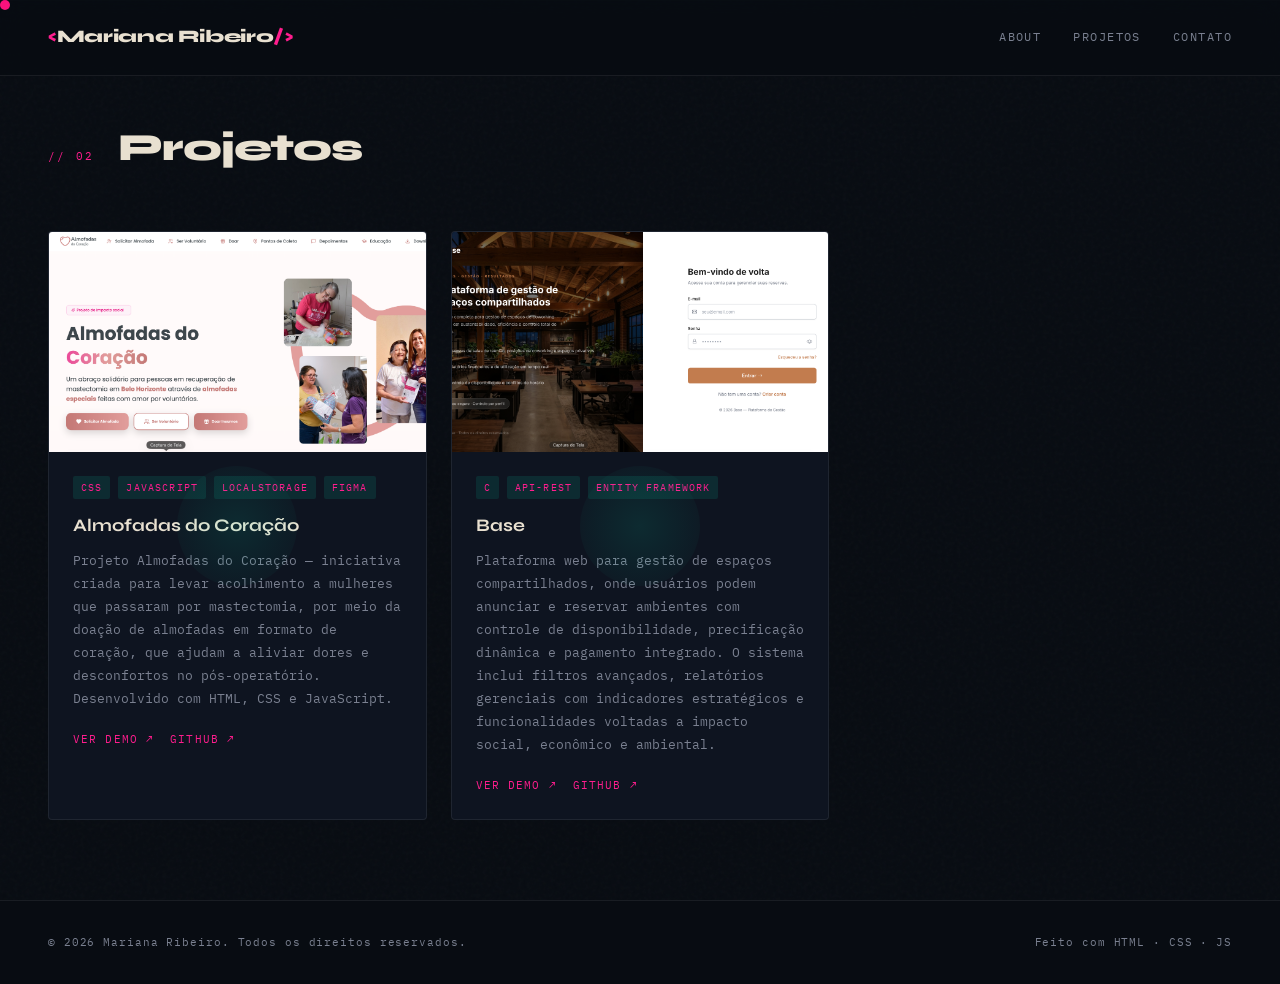
<file: front-end/pages/projects.html>
<!DOCTYPE html>
<html lang="pt-BR">
<head>
  <meta charset="UTF-8" />
  <meta name="viewport" content="width=device-width, initial-scale=1.0" />
  <title>Mariana Ribeiro — Portfólio</title>

  <!-- Fontes -->
  <link rel="icon" type="image/png" href="../assets/code-slash-2.svg"/>
  <link rel="preconnect" href="https://fonts.googleapis.com" />
  <link rel="preconnect" href="https://fonts.gstatic.com" crossorigin />
  <link href="https://fonts.googleapis.com/css2?family=Syne:wght@400;700;800;900&family=IBM+Plex+Mono:wght@300;400;500&display=swap" rel="stylesheet" />

  <link rel="stylesheet" href="../css/style.css" />
</head>
<body>
    <div id="cursor"></div>

    <header>
      <a href="../index.html" class="logo">
        <span>&lt;</span>Mariana Ribeiro<span>/&gt;</span>
      </a>
      <nav>
        <a href="../pages/about.html">About</a>
        <a href="../pages/projects.html">Projetos</a>
        <a href="../pages/contact.html">Contato</a>
      </nav>
    </header>
      <!-- =====================
       PROJECTS
       ===================== -->
  <section id="projects" class="page-section">
    <div class="section-header">
      <span class="section-num">// 02</span>
      <h2 class="section-title">Projetos</h2>
    </div>

    <div class="projects-grid">

      <!-- ---- CARD 1 ---- -->
      <div class="project-card">
        <div class="project-thumb"><img src="../assets/almof.png" alt=""></div>
        <div class="project-info">
          <div class="project-tags">
            <span class="project-tag">CSS</span>
            <span class="project-tag">JavaScript</span>
            <span class="project-tag">LocalStorage</span>
            <span class="project-tag">Figma</span>
          </div>
          <h3 class="project-title">Almofadas do Coração</h3>
          <p class="project-desc">
            Projeto Almofadas do Coração — iniciativa criada para levar acolhimento a mulheres que passaram por 
            mastectomia, por meio da doação de almofadas em formato de coração, que ajudam a aliviar dores e 
            desconfortos no pós-operatório. Desenvolvido com HTML, CSS e JavaScript.
          </p>
          <div class="project-links">
            <a href="https://icei-puc-minas-pmv-ads.github.io/pmv-ads-2025-1-e1-proj-web-t3-v001-ads-2025-e1-proj-
            web-t3-almofcoracao/codigo-fonte/src/pages/home/index.html" class="project-link" target="_blank">Ver demo ↗</a>
            <a href="https://github.com/ICEI-PUC-Minas-PMV-ADS/pmv-ads-2025-1-e1-proj-web-t3-v001-ads-2025-e1-proj-
            web-t3-almofcoracao.git" class="project-link" target="_blank">GitHub ↗</a>
          </div>
        </div>
      </div>

      <!-- ---- CARD 2 ---- -->
      <div class="project-card">
        <div class="project-thumb"><img src="../assets/base.png" alt=""></div>
        <div class="project-info">
          <div class="project-tags">
            <span class="project-tag">C</span>
            <span class="project-tag">Api-rest</span>
            <span class="project-tag">Entity Framework</span>
          </div>
          <h3 class="project-title">Base</h3>
          <p class="project-desc">
            Plataforma web para gestão de espaços compartilhados, onde usuários podem anunciar e reservar ambientes com controle de 
            disponibilidade, precificação dinâmica e pagamento integrado. O sistema inclui filtros avançados, relatórios gerenciais 
            com indicadores estratégicos e funcionalidades voltadas a impacto social, econômico e ambiental.
          </p>
          <div class="project-links">
            <a href="https://base-puc-a8fsaqa3aneaewcc.canadacentral-01.azurewebsites.net/" class="project-link" target="_blank">Ver demo ↗</a>
            <a href="https://github.com/ICEI-PUC-Minas-PMV-ADS/pmv-ads-2026-1-e2-proj-int-t3-espacos-compartilhados.git" class="project-link" target="_blank">GitHub ↗</a>
          </div>
        </div>
      </div>

      <!-- ---- CARD 3 ---- 
      <div class="project-card">
        <div class="project-thumb"><img src="../assets/project3.png" alt=""></div>
        <div class="project-info">
          <div class="project-tags">
            <span class="project-tag">TypeScript</span>
            <span class="project-tag">Docker</span>
          </div>
          <h3 class="project-title">Nome do Projeto 3</h3>
          <p class="project-desc">
            Descreva o que o projeto faz, qual problema ele resolve
            e qual foi seu papel no desenvolvimento.
          </p>
          <div class="project-links">
            <a href="#" class="project-link" target="_blank">Ver demo ↗</a>
            <a href="#" class="project-link" target="_blank">GitHub ↗</a>
          </div>
        </div>
      </div> -->

    </div>
  </section>
    <!-- =====================
       FOOTER
       ===================== -->
  <footer>
    <span>© 2026 Mariana Ribeiro. Todos os direitos reservados.</span>
    <span>Feito com HTML · CSS · JS</span>
  </footer>

  <script src="/front-end/js/main.js"></script>
</body>
</html>
</file>
<file: css/style.css>
:root {
  --bg:           #080c12;
  --bg-panel:     #0e1420;
  --text:         #e8e0d0;
  --text-muted:   #7a8090;
  --accent:       #FF1D8D;
  --accent-dim:   rgba(0, 245, 196, 0.1);
  --border:       rgba(255, 255, 255, 0.07);

  --font-display: 'Syne', sans-serif;
  --font-body:    'IBM Plex Mono', monospace;

  --radius:       4px;
  --transition:   0.35s cubic-bezier(0.4, 0, 0.2, 1);
}

*, *::before, *::after { box-sizing: border-box; margin: 0; padding: 0; }

html { scroll-behavior: smooth; }

body {
  background: var(--bg);
  color: var(--text);
  font-family: var(--font-body);
  font-size: 14px;
  line-height: 1.7;
  min-height: 100vh;
  overflow-x: hidden;
}

a { color: inherit; text-decoration: none; }

body { cursor: none; }

#cursor {
  width: 10px; height: 10px;
  background: var(--accent);
  border-radius: 50%;
  position: fixed;
  top: 0; left: 0;
  pointer-events: none;
  z-index: 9999;
  transition: transform 0.15s ease, opacity 0.3s;
  mix-blend-mode: difference;
}

#cursor.hover { transform: scale(4); opacity: 0.5; }

body::before {
  content: '';
  position: fixed; inset: 0;
  background-image: url("data:image/svg+xml,%3Csvg viewBox='0 0 256 256' xmlns='http://www.w3.org/2000/svg'%3E%3Cfilter id='n'%3E%3CfeTurbulence type='fractalNoise' baseFrequency='0.9' numOctaves='4' stitchTiles='stitch'/%3E%3C/filter%3E%3Crect width='100%25' height='100%25' filter='url(%23n)' opacity='0.04'/%3E%3C/svg%3E");
  pointer-events: none;
  z-index: 0;
  opacity: 0.6;
}

/* =========================================
   HEADER
   ========================================= */
header {
  position: fixed; top: 0; left: 0; right: 0;
  z-index: 100;
  display: flex;
  align-items: center;
  justify-content: space-between;
  padding: 1.4rem 3rem;
  border-bottom: 1px solid var(--border);
  background: rgba(8, 12, 18, 0.85);
  backdrop-filter: blur(12px);
}

.logo {
  font-family: var(--font-display);
  font-size: 1.1rem;
  font-weight: 800;
  letter-spacing: -0.02em;
  color: var(--text);
}
.logo span { color: var(--accent); }

nav { display: flex; gap: 2rem; }

nav a {
  font-size: 0.75rem;
  letter-spacing: 0.12em;
  text-transform: uppercase;
  color: var(--text-muted);
  transition: color var(--transition);
  position: relative;
}
nav a::after {
  content: '';
  position: absolute;
  bottom: -3px; left: 0;
  width: 0; height: 1px;
  background: var(--accent);
  transition: width var(--transition);
}
nav a:hover { color: var(--text); }
nav a:hover::after { width: 100%; }

/* =========================================
   HERO — GRID PRINCIPAL
   ========================================= */
#hero {
  display: grid;
  grid-template-columns: 1fr 1fr;
  min-height: 100vh;
  position: relative;
}

.hero-image-side {
  position: relative;
  overflow: hidden;
}

.hero-image-side img {
  width: 100%; height: 100%;
  object-fit: cover;
  display: block;
  filter: grayscale(20%) contrast(1.05);
  transition: filter var(--transition);
}
.hero-image-side:hover img { filter: grayscale(0%) contrast(1.1); }

.hero-image-side::after {
  content: '';
  position: absolute; inset: 0;
  background: linear-gradient(
    90deg,
    transparent 60%,
    var(--bg) 100%
  ), linear-gradient(
    180deg,
    rgba(8,12,18,0.3) 0%,
    transparent 40%,
    rgba(8,12,18,0.5) 100%
  );
  pointer-events: none;
}

.image-placeholder {
  width: 100%; height: 100%;
  background: var(--bg-panel);
  display: flex;
  flex-direction: column;
  align-items: center;
  justify-content: center;
  gap: 1rem;
  color: var(--text-muted);
  border-right: 1px solid var(--border);
}
.image-placeholder svg { opacity: 0.3; }
.image-placeholder p { font-size: 0.75rem; letter-spacing: 0.1em; text-transform: uppercase; }

.hero-content-side {
  display: flex;
  flex-direction: column;
  justify-content: center;
  padding: 8rem 5rem 4rem 5rem;
  position: relative;
}

.hero-content-side::before {
  content: '01';
  position: absolute;
  top: 3rem; right: 3rem;
  font-size: 8rem;
  font-family: var(--font-display);
  font-weight: 900;
  color: rgba(255,255,255,0.03);
  pointer-events: none;
  line-height: 1;
}

.hero-tag {
  display: inline-block;
  font-size: 0.7rem;
  letter-spacing: 0.2em;
  text-transform: uppercase;
  color: var(--accent);
  margin-bottom: 1.5rem;
  opacity: 0;
  animation: fadeUp 0.6s 0.2s forwards;
}

.hero-name {
  font-family: var(--font-display);
  font-size: clamp(2.8rem, 4vw, 4.5rem);
  font-weight: 800;
  line-height: 1.05;
  letter-spacing: -0.03em;
  color: var(--text);
  margin-bottom: 0.5rem;
  opacity: 0;
  animation: fadeUp 0.6s 0.35s forwards;
}
.hero-name .accent { color: var(--accent); }

.hero-role {
  font-size: 1rem;
  color: var(--text-muted);
  margin-bottom: 2rem;
  opacity: 0;
  animation: fadeUp 0.6s 0.5s forwards;
}

.hero-bio {
  font-size: 0.85rem;
  color: var(--text-muted);
  max-width: 380px;
  line-height: 1.9;
  margin-bottom: 3rem;
  opacity: 0;
  animation: fadeUp 0.6s 0.65s forwards;
}

.hero-buttons {
  display: flex;
  flex-direction: column;
  gap: 0.75rem;
  opacity: 0;
  animation: fadeUp 0.6s 0.8s forwards;
}

.btn {
  display: flex;
  align-items: center;
  justify-content: space-between;
  padding: 1rem 1.4rem;
  border: 1px solid var(--border);
  border-radius: var(--radius);
  background: transparent;
  color: var(--text);
  font-family: var(--font-body);
  font-size: 0.8rem;
  letter-spacing: 0.05em;
  cursor: none;
  transition: all var(--transition);
  text-align: left;
  text-decoration: none;
  width: 100%;
}

.btn:hover {
  border-color: var(--accent);
  background: var(--accent-dim);
  color: var(--text);
  transform: translateX(6px);
}

.btn .btn-arrow {
  color: var(--accent);
  opacity: 0;
  transform: translateX(-8px);
  transition: all var(--transition);
}
.btn:hover .btn-arrow { opacity: 1; transform: translateX(0); }

.btn .btn-label {
  display: flex;
  align-items: center;
  gap: 1rem;
}
.btn .btn-num {
  color: var(--accent);
  font-size: 0.65rem;
  opacity: 0.7;
}

/* =========================================
   SEÇÕES INTERNAS (About / Projects / Contact)
   ========================================= */
.page-section {
  min-height: 100vh;
  padding: 8rem 3rem 5rem;
  border-top: 1px solid var(--border);
  position: relative;
}

.section-header {
  display: flex;
  align-items: baseline;
  gap: 1.5rem;
  margin-bottom: 4rem;
}

.section-num {
  font-size: 0.7rem;
  color: var(--accent);
  letter-spacing: 0.2em;
  text-transform: uppercase;
}

.section-title {
  font-family: var(--font-display);
  font-size: clamp(2rem, 3vw, 3rem);
  font-weight: 800;
  letter-spacing: -0.03em;
  line-height: 1;
}

/* --- ABOUT --- */
.about-grid {
  display: grid;
  grid-template-columns: 1fr 1fr;
  gap: 5rem;
  align-items: start;
}

.about-text p {
  color: var(--text-muted);
  font-size: 0.9rem;
  line-height: 2;
  margin-bottom: 1.5rem;
}

.skills-list {
  display: flex;
  flex-wrap: wrap;
  gap: 0.5rem;
  margin-top: 1.5rem;
}

.skill-tag {
  padding: 0.35rem 0.8rem;
  border: 1px solid var(--border);
  border-radius: var(--radius);
  font-size: 0.7rem;
  letter-spacing: 0.08em;
  text-transform: uppercase;
  color: var(--text-muted);
  transition: all var(--transition);
}
.skill-tag:hover { border-color: var(--accent); color: var(--accent); }

.about-stats {
  display: grid;
  grid-template-columns: 1fr 1fr;
  gap: 1.5rem;
}

.stat-card {
  padding: 2rem;
  border: 1px solid var(--border);
  border-radius: var(--radius);
  background: var(--bg-panel);
  transition: border-color var(--transition);
}
.stat-card:hover { border-color: var(--accent); }

.stat-num {
  font-family: var(--font-display);
  font-size: 3rem;
  font-weight: 900;
  color: var(--accent);
  line-height: 1;
  margin-bottom: 0.5rem;
}
.stat-label {
  font-size: 0.7rem;
  letter-spacing: 0.12em;
  text-transform: uppercase;
  color: var(--text-muted);
}

/* --- PROJECTS --- */
.projects-grid {
  display: grid;
  grid-template-columns: repeat(auto-fill, minmax(320px, 1fr));
  gap: 1.5rem;
}

.project-card {
  border: 1px solid var(--border);
  border-radius: var(--radius);
  background: var(--bg-panel);
  overflow: hidden;
  transition: all var(--transition);
  cursor: none;
}
.project-card:hover {
  border-color: var(--accent);
  transform: translateY(-4px);
}

.project-thumb img {
  width: 100%;
  height: 100%;
  object-fit: cover;
  display: block;
  height: 220px;
  overflow: hidden;
}

.project-thumb::before {
  content: '';
  position: absolute;
  width: 120px; height: 120px;
  border-radius: 50%;
  background: radial-gradient(circle, var(--accent-dim), transparent);
  top: 50%; left: 50%;
  transform: translate(-50%, -50%);
}

.project-info { padding: 1.5rem; }

.project-tags {
  display: flex; gap: 0.5rem;
  margin-bottom: 0.75rem;
  flex-wrap: wrap;
}

.project-tag {
  font-size: 0.6rem;
  letter-spacing: 0.12em;
  text-transform: uppercase;
  color: var(--accent);
  background: var(--accent-dim);
  padding: 0.2rem 0.5rem;
  border-radius: 2px;
}

.project-title {
  font-family: var(--font-display);
  font-size: 1.1rem;
  font-weight: 700;
  margin-bottom: 0.5rem;
}

.project-desc {
  font-size: 0.8rem;
  color: var(--text-muted);
  line-height: 1.8;
  margin-bottom: 1.25rem;
}

.project-links {
  display: flex; gap: 1rem;
}

.project-link {
  font-size: 0.7rem;
  letter-spacing: 0.1em;
  text-transform: uppercase;
  color: var(--accent);
  transition: opacity var(--transition);
}
.project-link:hover { opacity: 0.7; }

/* --- CONTACT --- */
.contact-inner {
  display: grid;
  grid-template-columns: 1fr 1fr;
  gap: 5rem;
  align-items: start;
}

.contact-text p {
  color: var(--text-muted);
  font-size: 0.9rem;
  line-height: 2;
  margin-bottom: 2rem;
}

.contact-links {
  display: flex;
  flex-direction: column;
  gap: 1rem;
}

.contact-link-item {
  display: flex;
  align-items: center;
  gap: 1rem;
  padding: 1rem 1.25rem;
  border: 1px solid var(--border);
  border-radius: var(--radius);
  transition: all var(--transition);
  font-size: 0.8rem;
  color: var(--text-muted);
}
.contact-link-item:hover {
  border-color: var(--accent);
  color: var(--text);
  transform: translateX(4px);
}
.contact-link-item .icon { color: var(--accent); font-size: 1rem; width: 20px; }

.contact-form {
  display: flex;
  flex-direction: column;
  gap: 1rem;
}

.form-group { display: flex; flex-direction: column; gap: 0.4rem; }

.form-label {
  font-size: 0.65rem;
  letter-spacing: 0.15em;
  text-transform: uppercase;
  color: var(--text-muted);
}

.form-input, .form-textarea {
  background: var(--bg-panel);
  border: 1px solid var(--border);
  border-radius: var(--radius);
  padding: 0.85rem 1rem;
  color: var(--text);
  font-family: var(--font-body);
  font-size: 0.85rem;
  outline: none;
  transition: border-color var(--transition);
  resize: none;
}
.form-input:focus, .form-textarea:focus { border-color: var(--accent); }

.form-textarea { min-height: 140px; }

.btn-submit {
  padding: 1rem 2rem;
  background: var(--accent);
  color: var(--bg);
  border: none;
  border-radius: var(--radius);
  font-family: var(--font-body);
  font-size: 0.8rem;
  letter-spacing: 0.1em;
  text-transform: uppercase;
  cursor: none;
  transition: all var(--transition);
  font-weight: 700;
  align-self: flex-start;
}
.btn-submit:hover { opacity: 0.85; transform: translateY(-2px); }

/* =========================================
   FOOTER
   ========================================= */
footer {
  border-top: 1px solid var(--border);
  padding: 2rem 3rem;
  display: flex;
  align-items: center;
  justify-content: space-between;
  color: var(--text-muted);
  font-size: 0.7rem;
  letter-spacing: 0.08em;
}

/* =========================================
   ANIMAÇÕES
   ========================================= */
@keyframes fadeUp {
  from { opacity: 0; transform: translateY(20px); }
  to   { opacity: 1; transform: translateY(0); }
}

/* =========================================
   SCROLLBAR
   ========================================= */
::-webkit-scrollbar { width: 4px; }
::-webkit-scrollbar-track { background: var(--bg); }
::-webkit-scrollbar-thumb { background: var(--border); border-radius: 2px; }
::-webkit-scrollbar-thumb:hover { background: var(--accent); }

/* =========================================
   RESPONSIVO
   ========================================= */
@media (max-width: 900px) {
  #hero { grid-template-columns: 1fr; }

  .hero-image-side {
    height: 45vh;
  }
  .hero-image-side::after {
    background: linear-gradient(180deg, transparent 50%, var(--bg) 100%);
  }

  .hero-content-side {
    padding: 3rem 2rem 4rem;
  }

  .about-grid,
  .contact-inner { grid-template-columns: 1fr; gap: 3rem; }

  header { padding: 1rem 1.5rem; }

  nav { gap: 1.2rem; }

  .page-section { padding: 6rem 1.5rem 4rem; }
}
</file>
<file: code/style.css>
:root {
  --bg:           #080c12;
  --bg-panel:     #0e1420;
  --text:         #e8e0d0;
  --text-muted:   #7a8090;
  --accent:       #FF1D8D;
  --accent-dim:   rgba(0, 245, 196, 0.1);
  --border:       rgba(255, 255, 255, 0.07);

  --font-display: 'Syne', sans-serif;
  --font-body:    'IBM Plex Mono', monospace;

  --radius:       4px;
  --transition:   0.35s cubic-bezier(0.4, 0, 0.2, 1);
}

*, *::before, *::after { box-sizing: border-box; margin: 0; padding: 0; }

html { scroll-behavior: smooth; }

body {
  background: var(--bg);
  color: var(--text);
  font-family: var(--font-body);
  font-size: 14px;
  line-height: 1.7;
  min-height: 100vh;
  overflow-x: hidden;
}

a { color: inherit; text-decoration: none; }

body { cursor: none; }

#cursor {
  width: 10px; height: 10px;
  background: var(--accent);
  border-radius: 50%;
  position: fixed;
  top: 0; left: 0;
  pointer-events: none;
  z-index: 9999;
  transition: transform 0.15s ease, opacity 0.3s;
  mix-blend-mode: difference;
}

#cursor.hover { transform: scale(4); opacity: 0.5; }

body::before {
  content: '';
  position: fixed; inset: 0;
  background-image: url("data:image/svg+xml,%3Csvg viewBox='0 0 256 256' xmlns='http://www.w3.org/2000/svg'%3E%3Cfilter id='n'%3E%3CfeTurbulence type='fractalNoise' baseFrequency='0.9' numOctaves='4' stitchTiles='stitch'/%3E%3C/filter%3E%3Crect width='100%25' height='100%25' filter='url(%23n)' opacity='0.04'/%3E%3C/svg%3E");
  pointer-events: none;
  z-index: 0;
  opacity: 0.6;
}

/* =========================================
   HEADER
   ========================================= */
header {
  position: fixed; top: 0; left: 0; right: 0;
  z-index: 100;
  display: flex;
  align-items: center;
  justify-content: space-between;
  padding: 1.4rem 3rem;
  border-bottom: 1px solid var(--border);
  background: rgba(8, 12, 18, 0.85);
  backdrop-filter: blur(12px);
}

.logo {
  font-family: var(--font-display);
  font-size: 1.1rem;
  font-weight: 800;
  letter-spacing: -0.02em;
  color: var(--text);
}
.logo span { color: var(--accent); }

nav { display: flex; gap: 2rem; }

nav a {
  font-size: 0.75rem;
  letter-spacing: 0.12em;
  text-transform: uppercase;
  color: var(--text-muted);
  transition: color var(--transition);
  position: relative;
}
nav a::after {
  content: '';
  position: absolute;
  bottom: -3px; left: 0;
  width: 0; height: 1px;
  background: var(--accent);
  transition: width var(--transition);
}
nav a:hover { color: var(--text); }
nav a:hover::after { width: 100%; }

/* =========================================
   HERO — GRID PRINCIPAL
   ========================================= */
#hero {
  display: grid;
  grid-template-columns: 1fr 1fr;
  min-height: 100vh;
  position: relative;
}

.hero-image-side {
  position: relative;
  overflow: hidden;
}

.hero-image-side img {
  width: 100%; height: 100%;
  object-fit: cover;
  display: block;
  filter: grayscale(20%) contrast(1.05);
  transition: filter var(--transition);
}
.hero-image-side:hover img { filter: grayscale(0%) contrast(1.1); }

.hero-image-side::after {
  content: '';
  position: absolute; inset: 0;
  background: linear-gradient(
    90deg,
    transparent 60%,
    var(--bg) 100%
  ), linear-gradient(
    180deg,
    rgba(8,12,18,0.3) 0%,
    transparent 40%,
    rgba(8,12,18,0.5) 100%
  );
  pointer-events: none;
}

.image-placeholder {
  width: 100%; height: 100%;
  background: var(--bg-panel);
  display: flex;
  flex-direction: column;
  align-items: center;
  justify-content: center;
  gap: 1rem;
  color: var(--text-muted);
  border-right: 1px solid var(--border);
}
.image-placeholder svg { opacity: 0.3; }
.image-placeholder p { font-size: 0.75rem; letter-spacing: 0.1em; text-transform: uppercase; }

.hero-content-side {
  display: flex;
  flex-direction: column;
  justify-content: center;
  padding: 8rem 5rem 4rem 5rem;
  position: relative;
}

.hero-content-side::before {
  content: '01';
  position: absolute;
  top: 3rem; right: 3rem;
  font-size: 8rem;
  font-family: var(--font-display);
  font-weight: 900;
  color: rgba(255,255,255,0.03);
  pointer-events: none;
  line-height: 1;
}

.hero-tag {
  display: inline-block;
  font-size: 0.7rem;
  letter-spacing: 0.2em;
  text-transform: uppercase;
  color: var(--accent);
  margin-bottom: 1.5rem;
  opacity: 0;
  animation: fadeUp 0.6s 0.2s forwards;
}

.hero-name {
  font-family: var(--font-display);
  font-size: clamp(2.8rem, 4vw, 4.5rem);
  font-weight: 800;
  line-height: 1.05;
  letter-spacing: -0.03em;
  color: var(--text);
  margin-bottom: 0.5rem;
  opacity: 0;
  animation: fadeUp 0.6s 0.35s forwards;
}
.hero-name .accent { color: var(--accent); }

.hero-role {
  font-size: 1rem;
  color: var(--text-muted);
  margin-bottom: 2rem;
  opacity: 0;
  animation: fadeUp 0.6s 0.5s forwards;
}

.hero-bio {
  font-size: 0.85rem;
  color: var(--text-muted);
  max-width: 380px;
  line-height: 1.9;
  margin-bottom: 3rem;
  opacity: 0;
  animation: fadeUp 0.6s 0.65s forwards;
}

.hero-buttons {
  display: flex;
  flex-direction: column;
  gap: 0.75rem;
  opacity: 0;
  animation: fadeUp 0.6s 0.8s forwards;
}

.btn {
  display: flex;
  align-items: center;
  justify-content: space-between;
  padding: 1rem 1.4rem;
  border: 1px solid var(--border);
  border-radius: var(--radius);
  background: transparent;
  color: var(--text);
  font-family: var(--font-body);
  font-size: 0.8rem;
  letter-spacing: 0.05em;
  cursor: none;
  transition: all var(--transition);
  text-align: left;
  text-decoration: none;
  width: 100%;
}

.btn:hover {
  border-color: var(--accent);
  background: var(--accent-dim);
  color: var(--text);
  transform: translateX(6px);
}

.btn .btn-arrow {
  color: var(--accent);
  opacity: 0;
  transform: translateX(-8px);
  transition: all var(--transition);
}
.btn:hover .btn-arrow { opacity: 1; transform: translateX(0); }

.btn .btn-label {
  display: flex;
  align-items: center;
  gap: 1rem;
}
.btn .btn-num {
  color: var(--accent);
  font-size: 0.65rem;
  opacity: 0.7;
}

/* =========================================
   SEÇÕES INTERNAS (About / Projects / Contact)
   ========================================= */
.page-section {
  min-height: 100vh;
  padding: 8rem 3rem 5rem;
  border-top: 1px solid var(--border);
  position: relative;
}

.section-header {
  display: flex;
  align-items: baseline;
  gap: 1.5rem;
  margin-bottom: 4rem;
}

.section-num {
  font-size: 0.7rem;
  color: var(--accent);
  letter-spacing: 0.2em;
  text-transform: uppercase;
}

.section-title {
  font-family: var(--font-display);
  font-size: clamp(2rem, 3vw, 3rem);
  font-weight: 800;
  letter-spacing: -0.03em;
  line-height: 1;
}

/* --- ABOUT --- */
.about-grid {
  display: grid;
  grid-template-columns: 1fr 1fr;
  gap: 5rem;
  align-items: start;
}

.about-text p {
  color: var(--text-muted);
  font-size: 0.9rem;
  line-height: 2;
  margin-bottom: 1.5rem;
}

.skills-list {
  display: flex;
  flex-wrap: wrap;
  gap: 0.5rem;
  margin-top: 1.5rem;
}

.skill-tag {
  padding: 0.35rem 0.8rem;
  border: 1px solid var(--border);
  border-radius: var(--radius);
  font-size: 0.7rem;
  letter-spacing: 0.08em;
  text-transform: uppercase;
  color: var(--text-muted);
  transition: all var(--transition);
}
.skill-tag:hover { border-color: var(--accent); color: var(--accent); }

.about-stats {
  display: grid;
  grid-template-columns: 1fr 1fr;
  gap: 1.5rem;
}

.stat-card {
  padding: 2rem;
  border: 1px solid var(--border);
  border-radius: var(--radius);
  background: var(--bg-panel);
  transition: border-color var(--transition);
}
.stat-card:hover { border-color: var(--accent); }

.stat-num {
  font-family: var(--font-display);
  font-size: 3rem;
  font-weight: 900;
  color: var(--accent);
  line-height: 1;
  margin-bottom: 0.5rem;
}
.stat-label {
  font-size: 0.7rem;
  letter-spacing: 0.12em;
  text-transform: uppercase;
  color: var(--text-muted);
}

/* --- PROJECTS --- */
.projects-grid {
  display: grid;
  grid-template-columns: repeat(auto-fill, minmax(320px, 1fr));
  gap: 1.5rem;
}

.project-card {
  border: 1px solid var(--border);
  border-radius: var(--radius);
  background: var(--bg-panel);
  overflow: hidden;
  transition: all var(--transition);
  cursor: none;
}
.project-card:hover {
  border-color: var(--accent);
  transform: translateY(-4px);
}

.project-thumb img {
  width: 100%;
  height: 100%;
  object-fit: cover;
  display: block;
  height: 220px;
  overflow: hidden;
}

.project-thumb::before {
  content: '';
  position: absolute;
  width: 120px; height: 120px;
  border-radius: 50%;
  background: radial-gradient(circle, var(--accent-dim), transparent);
  top: 50%; left: 50%;
  transform: translate(-50%, -50%);
}

.project-info { padding: 1.5rem; }

.project-tags {
  display: flex; gap: 0.5rem;
  margin-bottom: 0.75rem;
  flex-wrap: wrap;
}

.project-tag {
  font-size: 0.6rem;
  letter-spacing: 0.12em;
  text-transform: uppercase;
  color: var(--accent);
  background: var(--accent-dim);
  padding: 0.2rem 0.5rem;
  border-radius: 2px;
}

.project-title {
  font-family: var(--font-display);
  font-size: 1.1rem;
  font-weight: 700;
  margin-bottom: 0.5rem;
}

.project-desc {
  font-size: 0.8rem;
  color: var(--text-muted);
  line-height: 1.8;
  margin-bottom: 1.25rem;
}

.project-links {
  display: flex; gap: 1rem;
}

.project-link {
  font-size: 0.7rem;
  letter-spacing: 0.1em;
  text-transform: uppercase;
  color: var(--accent);
  transition: opacity var(--transition);
}
.project-link:hover { opacity: 0.7; }

/* --- CONTACT --- */
.contact-inner {
  display: grid;
  grid-template-columns: 1fr 1fr;
  gap: 5rem;
  align-items: start;
}

.contact-text p {
  color: var(--text-muted);
  font-size: 0.9rem;
  line-height: 2;
  margin-bottom: 2rem;
}

.contact-links {
  display: flex;
  flex-direction: column;
  gap: 1rem;
}

.contact-link-item {
  display: flex;
  align-items: center;
  gap: 1rem;
  padding: 1rem 1.25rem;
  border: 1px solid var(--border);
  border-radius: var(--radius);
  transition: all var(--transition);
  font-size: 0.8rem;
  color: var(--text-muted);
}
.contact-link-item:hover {
  border-color: var(--accent);
  color: var(--text);
  transform: translateX(4px);
}
.contact-link-item .icon { color: var(--accent); font-size: 1rem; width: 20px; }

.contact-form {
  display: flex;
  flex-direction: column;
  gap: 1rem;
}

.form-group { display: flex; flex-direction: column; gap: 0.4rem; }

.form-label {
  font-size: 0.65rem;
  letter-spacing: 0.15em;
  text-transform: uppercase;
  color: var(--text-muted);
}

.form-input, .form-textarea {
  background: var(--bg-panel);
  border: 1px solid var(--border);
  border-radius: var(--radius);
  padding: 0.85rem 1rem;
  color: var(--text);
  font-family: var(--font-body);
  font-size: 0.85rem;
  outline: none;
  transition: border-color var(--transition);
  resize: none;
}
.form-input:focus, .form-textarea:focus { border-color: var(--accent); }

.form-textarea { min-height: 140px; }

.btn-submit {
  padding: 1rem 2rem;
  background: var(--accent);
  color: var(--bg);
  border: none;
  border-radius: var(--radius);
  font-family: var(--font-body);
  font-size: 0.8rem;
  letter-spacing: 0.1em;
  text-transform: uppercase;
  cursor: none;
  transition: all var(--transition);
  font-weight: 700;
  align-self: flex-start;
}
.btn-submit:hover { opacity: 0.85; transform: translateY(-2px); }

/* =========================================
   FOOTER
   ========================================= */
footer {
  border-top: 1px solid var(--border);
  padding: 2rem 3rem;
  display: flex;
  align-items: center;
  justify-content: space-between;
  color: var(--text-muted);
  font-size: 0.7rem;
  letter-spacing: 0.08em;
}

/* =========================================
   ANIMAÇÕES
   ========================================= */
@keyframes fadeUp {
  from { opacity: 0; transform: translateY(20px); }
  to   { opacity: 1; transform: translateY(0); }
}

/* =========================================
   SCROLLBAR
   ========================================= */
::-webkit-scrollbar { width: 4px; }
::-webkit-scrollbar-track { background: var(--bg); }
::-webkit-scrollbar-thumb { background: var(--border); border-radius: 2px; }
::-webkit-scrollbar-thumb:hover { background: var(--accent); }

/* =========================================
   RESPONSIVO
   ========================================= */
@media (max-width: 900px) {
  #hero { grid-template-columns: 1fr; }

  .hero-image-side {
    height: 45vh;
  }
  .hero-image-side::after {
    background: linear-gradient(180deg, transparent 50%, var(--bg) 100%);
  }

  .hero-content-side {
    padding: 3rem 2rem 4rem;
  }

  .about-grid,
  .contact-inner { grid-template-columns: 1fr; gap: 3rem; }

  header { padding: 1rem 1.5rem; }

  nav { gap: 1.2rem; }

  .page-section { padding: 6rem 1.5rem 4rem; }
}
</file>
<file: front-end/css/style.css>
:root {
  --bg:           #080c12;
  --bg-panel:     #0e1420;
  --text:         #e8e0d0;
  --text-muted:   #7a8090;
  --accent:       #FF1D8D;
  --accent-dim:   rgba(0, 245, 196, 0.1);
  --border:       rgba(255, 255, 255, 0.07);

  --font-display: 'Syne', sans-serif;
  --font-body:    'IBM Plex Mono', monospace;

  --radius:       4px;
  --transition:   0.35s cubic-bezier(0.4, 0, 0.2, 1);
}

*, *::before, *::after { box-sizing: border-box; margin: 0; padding: 0; }

html { scroll-behavior: smooth; }

body {
  background: var(--bg);
  color: var(--text);
  font-family: var(--font-body);
  font-size: 14px;
  line-height: 1.7;
  min-height: 100vh;
  overflow-x: hidden;
}

a { color: inherit; text-decoration: none; }

body { cursor: none; }

#cursor {
  width: 10px; height: 10px;
  background: var(--accent);
  border-radius: 50%;
  position: fixed;
  top: 0; left: 0;
  pointer-events: none;
  z-index: 9999;
  transition: transform 0.15s ease, opacity 0.3s;
  mix-blend-mode: difference;
}

#cursor.hover { transform: scale(4); opacity: 0.5; }

body::before {
  content: '';
  position: fixed; inset: 0;
  background-image: url("data:image/svg+xml,%3Csvg viewBox='0 0 256 256' xmlns='http://www.w3.org/2000/svg'%3E%3Cfilter id='n'%3E%3CfeTurbulence type='fractalNoise' baseFrequency='0.9' numOctaves='4' stitchTiles='stitch'/%3E%3C/filter%3E%3Crect width='100%25' height='100%25' filter='url(%23n)' opacity='0.04'/%3E%3C/svg%3E");
  pointer-events: none;
  z-index: 0;
  opacity: 0.6;
}

/* =========================================
   HEADER
   ========================================= */
header {
  position: fixed; top: 0; left: 0; right: 0;
  z-index: 100;
  display: flex;
  align-items: center;
  justify-content: space-between;
  padding: 1.4rem 3rem;
  border-bottom: 1px solid var(--border);
  background: rgba(8, 12, 18, 0.85);
  backdrop-filter: blur(12px);
}

.logo {
  font-family: var(--font-display);
  font-size: 1.1rem;
  font-weight: 800;
  letter-spacing: -0.02em;
  color: var(--text);
}
.logo span { color: var(--accent); }

nav { display: flex; gap: 2rem; }

nav a {
  font-size: 0.75rem;
  letter-spacing: 0.12em;
  text-transform: uppercase;
  color: var(--text-muted);
  transition: color var(--transition);
  position: relative;
}
nav a::after {
  content: '';
  position: absolute;
  bottom: -3px; left: 0;
  width: 0; height: 1px;
  background: var(--accent);
  transition: width var(--transition);
}
nav a:hover { color: var(--text); }
nav a:hover::after { width: 100%; }

/* =========================================
   HERO — GRID PRINCIPAL
   ========================================= */
#hero {
  display: grid;
  grid-template-columns: 1fr 1fr;
  min-height: 100vh;
  position: relative;
}

.hero-image-side {
  position: relative;
  overflow: hidden;
}

.hero-image-side img {
  width: 100%; height: 100%;
  object-fit: cover;
  display: block;
  filter: grayscale(20%) contrast(1.05);
  transition: filter var(--transition);
}
.hero-image-side:hover img { filter: grayscale(0%) contrast(1.1); }

.hero-image-side::after {
  content: '';
  position: absolute; inset: 0;
  background: linear-gradient(
    90deg,
    transparent 60%,
    var(--bg) 100%
  ), linear-gradient(
    180deg,
    rgba(8,12,18,0.3) 0%,
    transparent 40%,
    rgba(8,12,18,0.5) 100%
  );
  pointer-events: none;
}

.image-placeholder {
  width: 100%; height: 100%;
  background: var(--bg-panel);
  display: flex;
  flex-direction: column;
  align-items: center;
  justify-content: center;
  gap: 1rem;
  color: var(--text-muted);
  border-right: 1px solid var(--border);
}
.image-placeholder svg { opacity: 0.3; }
.image-placeholder p { font-size: 0.75rem; letter-spacing: 0.1em; text-transform: uppercase; }

.hero-content-side {
  display: flex;
  flex-direction: column;
  justify-content: center;
  padding: 8rem 5rem 4rem 5rem;
  position: relative;
}

.hero-content-side::before {
  content: '01';
  position: absolute;
  top: 3rem; right: 3rem;
  font-size: 8rem;
  font-family: var(--font-display);
  font-weight: 900;
  color: rgba(255,255,255,0.03);
  pointer-events: none;
  line-height: 1;
}

.hero-tag {
  display: inline-block;
  font-size: 0.7rem;
  letter-spacing: 0.2em;
  text-transform: uppercase;
  color: var(--accent);
  margin-bottom: 1.5rem;
  opacity: 0;
  animation: fadeUp 0.6s 0.2s forwards;
}

.hero-name {
  font-family: var(--font-display);
  font-size: clamp(2.8rem, 4vw, 4.5rem);
  font-weight: 800;
  line-height: 1.05;
  letter-spacing: -0.03em;
  color: var(--text);
  margin-bottom: 0.5rem;
  opacity: 0;
  animation: fadeUp 0.6s 0.35s forwards;
}
.hero-name .accent { color: var(--accent); }

.hero-role {
  font-size: 1rem;
  color: var(--text-muted);
  margin-bottom: 2rem;
  opacity: 0;
  animation: fadeUp 0.6s 0.5s forwards;
}

.hero-bio {
  font-size: 0.85rem;
  color: var(--text-muted);
  max-width: 380px;
  line-height: 1.9;
  margin-bottom: 3rem;
  opacity: 0;
  animation: fadeUp 0.6s 0.65s forwards;
}

.hero-buttons {
  display: flex;
  flex-direction: column;
  gap: 0.75rem;
  opacity: 0;
  animation: fadeUp 0.6s 0.8s forwards;
}

.btn {
  display: flex;
  align-items: center;
  justify-content: space-between;
  padding: 1rem 1.4rem;
  border: 1px solid var(--border);
  border-radius: var(--radius);
  background: transparent;
  color: var(--text);
  font-family: var(--font-body);
  font-size: 0.8rem;
  letter-spacing: 0.05em;
  cursor: none;
  transition: all var(--transition);
  text-align: left;
  text-decoration: none;
  width: 100%;
}

.btn:hover {
  border-color: var(--accent);
  background: var(--accent-dim);
  color: var(--text);
  transform: translateX(6px);
}

.btn .btn-arrow {
  color: var(--accent);
  opacity: 0;
  transform: translateX(-8px);
  transition: all var(--transition);
}
.btn:hover .btn-arrow { opacity: 1; transform: translateX(0); }

.btn .btn-label {
  display: flex;
  align-items: center;
  gap: 1rem;
}
.btn .btn-num {
  color: var(--accent);
  font-size: 0.65rem;
  opacity: 0.7;
}

/* =========================================
   SEÇÕES INTERNAS (About / Projects / Contact)
   ========================================= */
.page-section {
  min-height: 100vh;
  padding: 8rem 3rem 5rem;
  border-top: 1px solid var(--border);
  position: relative;
}

.section-header {
  display: flex;
  align-items: baseline;
  gap: 1.5rem;
  margin-bottom: 4rem;
}

.section-num {
  font-size: 0.7rem;
  color: var(--accent);
  letter-spacing: 0.2em;
  text-transform: uppercase;
}

.section-title {
  font-family: var(--font-display);
  font-size: clamp(2rem, 3vw, 3rem);
  font-weight: 800;
  letter-spacing: -0.03em;
  line-height: 1;
}

/* --- ABOUT --- */
.about-grid {
  display: grid;
  grid-template-columns: 1fr 1fr;
  gap: 5rem;
  align-items: start;
}

.about-text p {
  color: var(--text-muted);
  font-size: 0.9rem;
  line-height: 2;
  margin-bottom: 1.5rem;
}

.skills-list {
  display: flex;
  flex-wrap: wrap;
  gap: 0.5rem;
  margin-top: 1.5rem;
}

.skill-tag {
  padding: 0.35rem 0.8rem;
  border: 1px solid var(--border);
  border-radius: var(--radius);
  font-size: 0.7rem;
  letter-spacing: 0.08em;
  text-transform: uppercase;
  color: var(--text-muted);
  transition: all var(--transition);
}
.skill-tag:hover { border-color: var(--accent); color: var(--accent); }

.about-stats {
  display: grid;
  grid-template-columns: 1fr 1fr;
  gap: 1.5rem;
}

.stat-card {
  padding: 2rem;
  border: 1px solid var(--border);
  border-radius: var(--radius);
  background: var(--bg-panel);
  transition: border-color var(--transition);
}
.stat-card:hover { border-color: var(--accent); }

.stat-num {
  font-family: var(--font-display);
  font-size: 3rem;
  font-weight: 900;
  color: var(--accent);
  line-height: 1;
  margin-bottom: 0.5rem;
}
.stat-label {
  font-size: 0.7rem;
  letter-spacing: 0.12em;
  text-transform: uppercase;
  color: var(--text-muted);
}

/* --- PROJECTS --- */
.projects-grid {
  display: grid;
  grid-template-columns: repeat(auto-fill, minmax(320px, 1fr));
  gap: 1.5rem;
}

.project-card {
  border: 1px solid var(--border);
  border-radius: var(--radius);
  background: var(--bg-panel);
  overflow: hidden;
  transition: all var(--transition);
  cursor: none;
}
.project-card:hover {
  border-color: var(--accent);
  transform: translateY(-4px);
}

.project-thumb img {
  width: 100%;
  height: 100%;
  object-fit: cover;
  display: block;
  height: 220px;
  overflow: hidden;
}

.project-thumb::before {
  content: '';
  position: absolute;
  width: 120px; height: 120px;
  border-radius: 50%;
  background: radial-gradient(circle, var(--accent-dim), transparent);
  top: 50%; left: 50%;
  transform: translate(-50%, -50%);
}

.project-info { padding: 1.5rem; }

.project-tags {
  display: flex; gap: 0.5rem;
  margin-bottom: 0.75rem;
  flex-wrap: wrap;
}

.project-tag {
  font-size: 0.6rem;
  letter-spacing: 0.12em;
  text-transform: uppercase;
  color: var(--accent);
  background: var(--accent-dim);
  padding: 0.2rem 0.5rem;
  border-radius: 2px;
}

.project-title {
  font-family: var(--font-display);
  font-size: 1.1rem;
  font-weight: 700;
  margin-bottom: 0.5rem;
}

.project-desc {
  font-size: 0.8rem;
  color: var(--text-muted);
  line-height: 1.8;
  margin-bottom: 1.25rem;
}

.project-links {
  display: flex; gap: 1rem;
}

.project-link {
  font-size: 0.7rem;
  letter-spacing: 0.1em;
  text-transform: uppercase;
  color: var(--accent);
  transition: opacity var(--transition);
}
.project-link:hover { opacity: 0.7; }

/* --- CONTACT --- */
.contact-inner {
  display: grid;
  grid-template-columns: 1fr 1fr;
  gap: 5rem;
  align-items: start;
}

.contact-text p {
  color: var(--text-muted);
  font-size: 0.9rem;
  line-height: 2;
  margin-bottom: 2rem;
}

.contact-links {
  display: flex;
  flex-direction: column;
  gap: 1rem;
}

.contact-link-item {
  display: flex;
  align-items: center;
  gap: 1rem;
  padding: 1rem 1.25rem;
  border: 1px solid var(--border);
  border-radius: var(--radius);
  transition: all var(--transition);
  font-size: 0.8rem;
  color: var(--text-muted);
}
.contact-link-item:hover {
  border-color: var(--accent);
  color: var(--text);
  transform: translateX(4px);
}
.contact-link-item .icon { color: var(--accent); font-size: 1rem; width: 20px; }

.contact-form {
  display: flex;
  flex-direction: column;
  gap: 1rem;
}

.form-group { display: flex; flex-direction: column; gap: 0.4rem; }

.form-label {
  font-size: 0.65rem;
  letter-spacing: 0.15em;
  text-transform: uppercase;
  color: var(--text-muted);
}

.form-input, .form-textarea {
  background: var(--bg-panel);
  border: 1px solid var(--border);
  border-radius: var(--radius);
  padding: 0.85rem 1rem;
  color: var(--text);
  font-family: var(--font-body);
  font-size: 0.85rem;
  outline: none;
  transition: border-color var(--transition);
  resize: none;
}
.form-input:focus, .form-textarea:focus { border-color: var(--accent); }

.form-textarea { min-height: 140px; }

.btn-submit {
  padding: 1rem 2rem;
  background: var(--accent);
  color: var(--bg);
  border: none;
  border-radius: var(--radius);
  font-family: var(--font-body);
  font-size: 0.8rem;
  letter-spacing: 0.1em;
  text-transform: uppercase;
  cursor: none;
  transition: all var(--transition);
  font-weight: 700;
  align-self: flex-start;
}
.btn-submit:hover { opacity: 0.85; transform: translateY(-2px); }

/* =========================================
   FOOTER
   ========================================= */
footer {
  border-top: 1px solid var(--border);
  padding: 2rem 3rem;
  display: flex;
  align-items: center;
  justify-content: space-between;
  color: var(--text-muted);
  font-size: 0.7rem;
  letter-spacing: 0.08em;
}

/* =========================================
   ANIMAÇÕES
   ========================================= */
@keyframes fadeUp {
  from { opacity: 0; transform: translateY(20px); }
  to   { opacity: 1; transform: translateY(0); }
}

/* =========================================
   SCROLLBAR
   ========================================= */
::-webkit-scrollbar { width: 4px; }
::-webkit-scrollbar-track { background: var(--bg); }
::-webkit-scrollbar-thumb { background: var(--border); border-radius: 2px; }
::-webkit-scrollbar-thumb:hover { background: var(--accent); }

/* =========================================
   RESPONSIVO
   ========================================= */
@media (max-width: 900px) {
  #hero { grid-template-columns: 1fr; }

  .hero-image-side {
    height: 45vh;
  }
  .hero-image-side::after {
    background: linear-gradient(180deg, transparent 50%, var(--bg) 100%);
  }

  .hero-content-side {
    padding: 3rem 2rem 4rem;
  }

  .about-grid,
  .contact-inner { grid-template-columns: 1fr; gap: 3rem; }

  header { padding: 1rem 1.5rem; }

  nav { gap: 1.2rem; }

  .page-section { padding: 6rem 1.5rem 4rem; }
}
</file>
<file: css/about.css>
/* =========================================
   ABOUT PAGE — about.css
   ========================================= */

#about {
  padding: 0;
  border-top: none;
  min-height: 100vh;
}

.about-split {
  display: grid;
  grid-template-columns: 1fr 1fr;
  min-height: 100vh;
}

.about-left {
  background-image: url('../assets/me.jpg');
  background-size: cover;
  background-position: center top;
  background-repeat: no-repeat;
  position: relative;
  overflow: hidden;
  display: flex;
  flex-direction: column;
  justify-content: flex-end;
}

.about-placeholder {
  display: flex;
  flex-direction: column;
  align-items: center;
  gap: 0.75rem;
  opacity: 0.3;
}

.about-placeholder p {
  font-size: 0.7rem;
  letter-spacing: 0.12em;
  text-transform: uppercase;
}

.about-left::after {
  content: '';
  position: absolute;
  inset: 0;
  background: linear-gradient(
    180deg,
    rgba(8,12,18,0.2) 0%,
    rgba(8,12,18,0.1) 40%,
    rgba(8,12,18,0.85) 100%
  );
  pointer-events: none;
}

.about-left-content {
  position: relative;
  z-index: 1;
  padding: 3rem;
}

.about-left-content .section-header {
  margin-bottom: 1.5rem;
}

.about-left-content .section-title {
  font-size: clamp(2rem, 3.5vw, 3.5rem);
}

.about-left-content p {
  color: rgba(232, 224, 208, 0.75);
  font-size: 0.85rem;
  line-height: 1.9;
  max-width: 480px;
  margin-bottom: 1rem;
}

.about-left-content .skills-list {
  margin-top: 1.25rem;
}

.about-right {
  display: flex;
  flex-direction: column;
  justify-content: center;
  padding: 8rem 4rem;
  border-left: 1px solid var(--border);
  gap: 1.25rem;
}

.about-right .stat-card {
  padding: 1.75rem 2rem;
}

/* ---- RESPONSIVO ---- */
@media (max-width: 900px) {
  .about-split {
    grid-template-columns: 1fr;
  }

  .about-left {
    min-height: 60vh;
  }

  .about-right {
    border-left: none;
    border-top: 1px solid var(--border);
    padding: 3rem 2rem;
  }
}
</file>
<file: front-end/css/about.css>
/* =========================================
   ABOUT PAGE — about.css
   ========================================= */

#about {
  padding: 0;
  border-top: none;
  min-height: 100vh;
}

.about-split {
  display: grid;
  grid-template-columns: 1fr 1fr;
  min-height: 100vh;
}

.about-left {
  background-image: url('../assets/me.jpg');
  background-size: cover;
  background-position: center top;
  background-repeat: no-repeat;
  position: relative;
  overflow: hidden;
  display: flex;
  flex-direction: column;
  justify-content: flex-end;
}

.about-placeholder {
  display: flex;
  flex-direction: column;
  align-items: center;
  gap: 0.75rem;
  opacity: 0.3;
}

.about-placeholder p {
  font-size: 0.7rem;
  letter-spacing: 0.12em;
  text-transform: uppercase;
}

.about-left::after {
  content: '';
  position: absolute;
  inset: 0;
  background: linear-gradient(
    180deg,
    rgba(8,12,18,0.2) 0%,
    rgba(8,12,18,0.1) 40%,
    rgba(8,12,18,0.85) 100%
  );
  pointer-events: none;
}

.about-left-content {
  position: relative;
  z-index: 1;
  padding: 3rem;
}

.about-left-content .section-header {
  margin-bottom: 1.5rem;
}

.about-left-content .section-title {
  font-size: clamp(2rem, 3.5vw, 3.5rem);
}

.about-left-content p {
  color: rgba(232, 224, 208, 0.75);
  font-size: 0.85rem;
  line-height: 1.9;
  max-width: 480px;
  margin-bottom: 1rem;
}

.about-left-content .skills-list {
  margin-top: 1.25rem;
}

.about-right {
  display: flex;
  flex-direction: column;
  justify-content: center;
  padding: 8rem 4rem;
  border-left: 1px solid var(--border);
  gap: 1.25rem;
}

.about-right .stat-card {
  padding: 1.75rem 2rem;
}

/* ---- RESPONSIVO ---- */
@media (max-width: 900px) {
  .about-split {
    grid-template-columns: 1fr;
  }

  .about-left {
    min-height: 60vh;
  }

  .about-right {
    border-left: none;
    border-top: 1px solid var(--border);
    padding: 3rem 2rem;
  }
}
</file>
